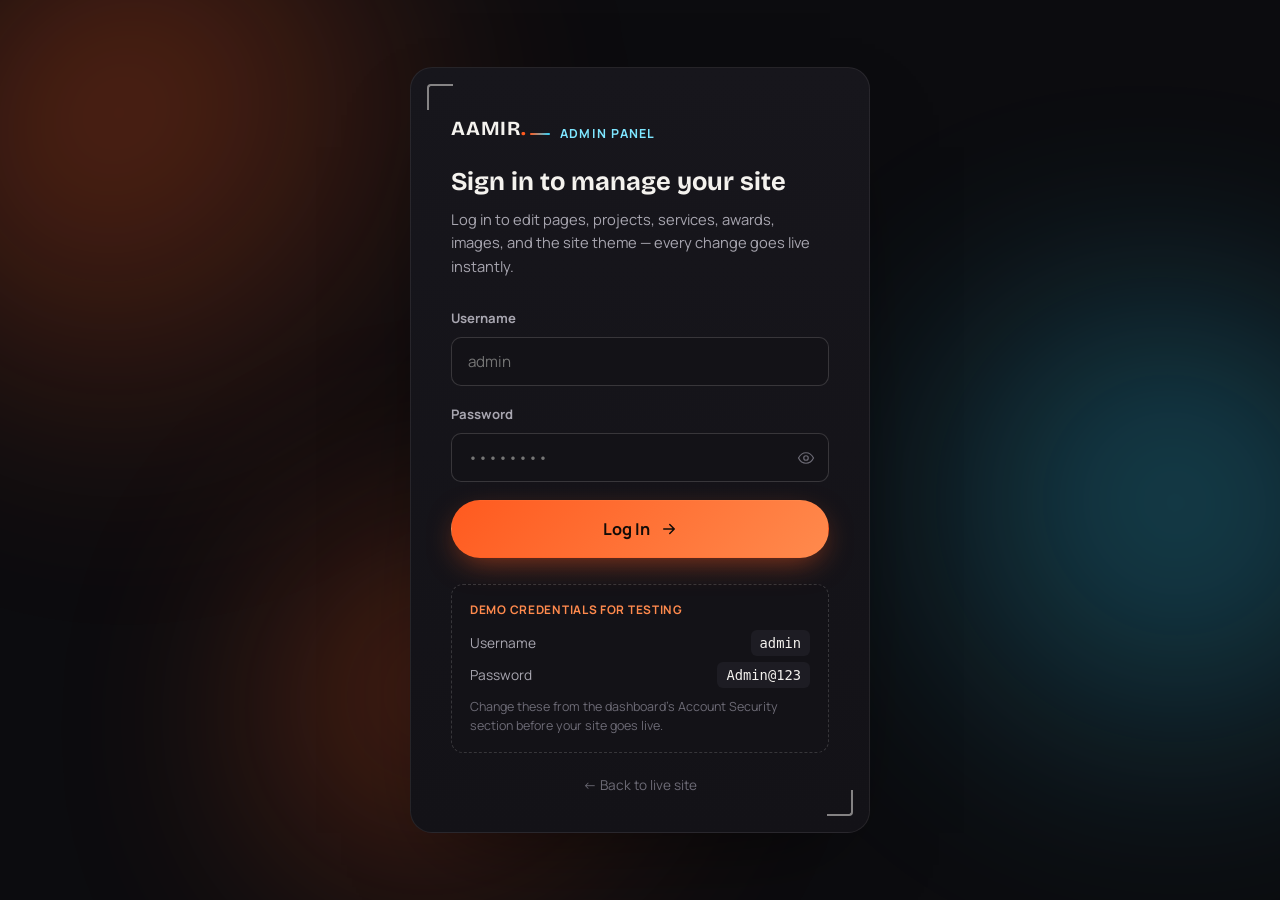
<file: admin/index.html>
<!DOCTYPE html>
<html lang="en" data-theme="charcoal-orange">
<head>
<meta charset="UTF-8">
<meta name="viewport" content="width=device-width, initial-scale=1.0">
<title>Admin Login — Aamir Siddique Portfolio</title>
<meta name="robots" content="noindex, nofollow">

<link rel="preconnect" href="https://fonts.googleapis.com">
<link rel="preconnect" href="https://fonts.gstatic.com" crossorigin>
<link href="https://fonts.googleapis.com/css2?family=Bricolage+Grotesque:opsz,wght@12..96,400;12..96,500;12..96,600;12..96,700;12..96,800&family=Manrope:wght@400;500;600;700;800&display=swap" rel="stylesheet">

<link rel="stylesheet" href="../css/style.css">
<link rel="stylesheet" href="../css/themes.css">
<link rel="stylesheet" href="css/admin.css">
<script src="../js/store.js"></script>
<script>AhmedStore.applyStoredTheme();</script>
</head>
<body class="admin-login-body">

<div class="ambient" aria-hidden="true">
  <span class="blob blob-orange blob-1"></span>
  <span class="blob blob-blue blob-2"></span>
  <span class="blob blob-orange blob-3"></span>
</div>

<div class="login-wrap">
  <div class="login-card">
    <div class="frame-corner tl mini" aria-hidden="true"></div>
    <div class="frame-corner br mini" aria-hidden="true"></div>

    <a href="../index.html" class="logo login-logo">AAMIR<span class="dot">.</span></a>
    <p class="login-eyebrow"><span class="eyebrow-mark"></span>Admin Panel</p>
    <h1>Sign in to manage your site</h1>
    <p class="login-sub">Log in to edit pages, projects, services, awards, images, and the site theme — every change goes live instantly.</p>

    <form id="loginForm" novalidate>
      <div class="form-group">
        <label for="username">Username</label>
        <input type="text" id="username" name="username" autocomplete="username" placeholder="admin" required>
      </div>
      <div class="form-group">
        <label for="password">Password</label>
        <div class="password-field">
          <input type="password" id="password" name="password" autocomplete="current-password" placeholder="••••••••" required>
          <button type="button" class="pw-toggle" id="pwToggle" aria-label="Show password">
            <svg viewBox="0 0 24 24" width="18" height="18" fill="none"><path d="M2 12s3.5-7 10-7 10 7 10 7-3.5 7-10 7-10-7-10-7z" stroke="currentColor" stroke-width="1.6"/><circle cx="12" cy="12" r="3" stroke="currentColor" stroke-width="1.6"/></svg>
          </button>
        </div>
      </div>

      <p class="login-error" id="loginError" role="alert"></p>

      <button type="submit" class="btn btn-primary btn-lg login-submit">
        Log In
        <svg viewBox="0 0 24 24" width="18" height="18" fill="none"><path d="M5 12h14M13 6l6 6-6 6" stroke="currentColor" stroke-width="2" stroke-linecap="round" stroke-linejoin="round"/></svg>
      </button>
    </form>

    <div class="login-demo-box" id="demoBox">
      <span class="login-demo-label">Demo credentials for testing</span>
      <div class="demo-row"><span>Username</span><code>admin</code></div>
      <div class="demo-row"><span>Password</span><code>Admin@123</code></div>
      <p class="login-demo-note">Change these from the dashboard's Account Security section before your site goes live.</p>
    </div>

    <a href="../index.html" class="back-to-site">← Back to live site</a>
  </div>
</div>

<script src="js/auth.js"></script>
</body>
</html>
</file>
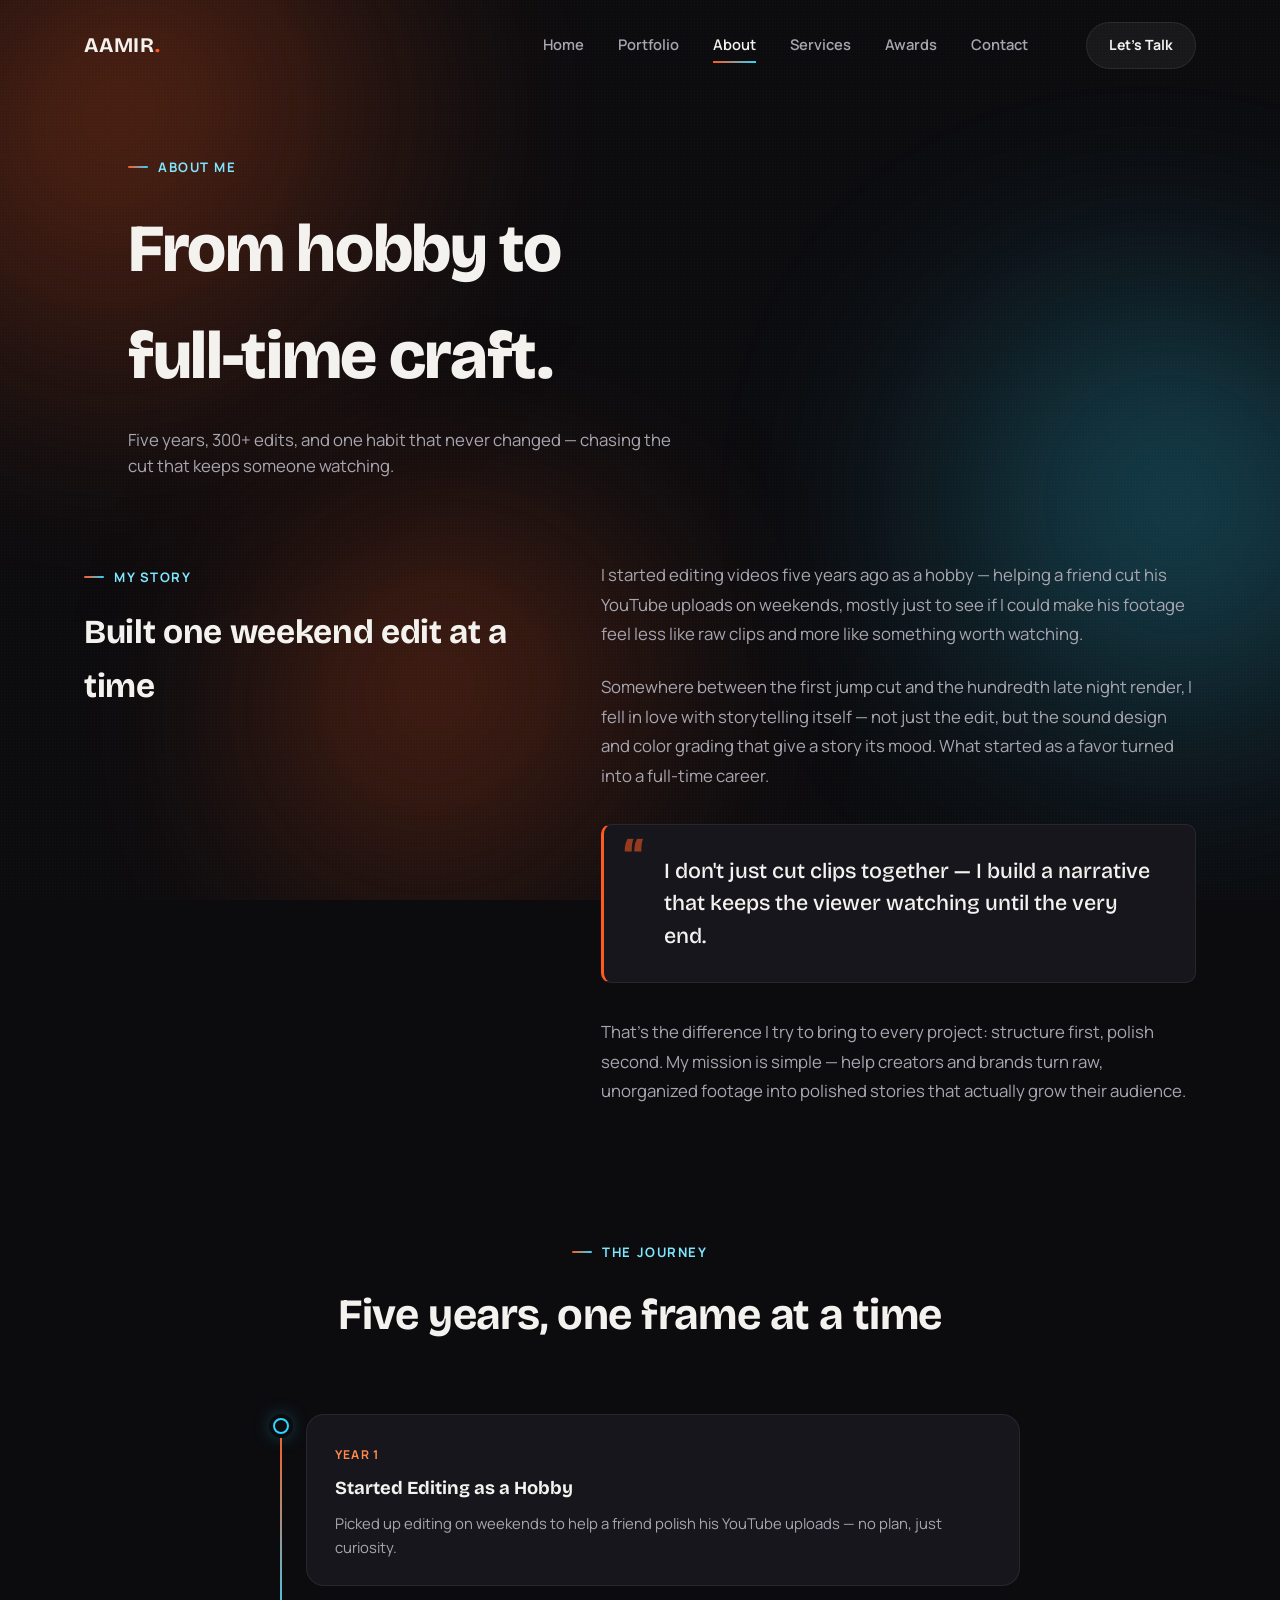
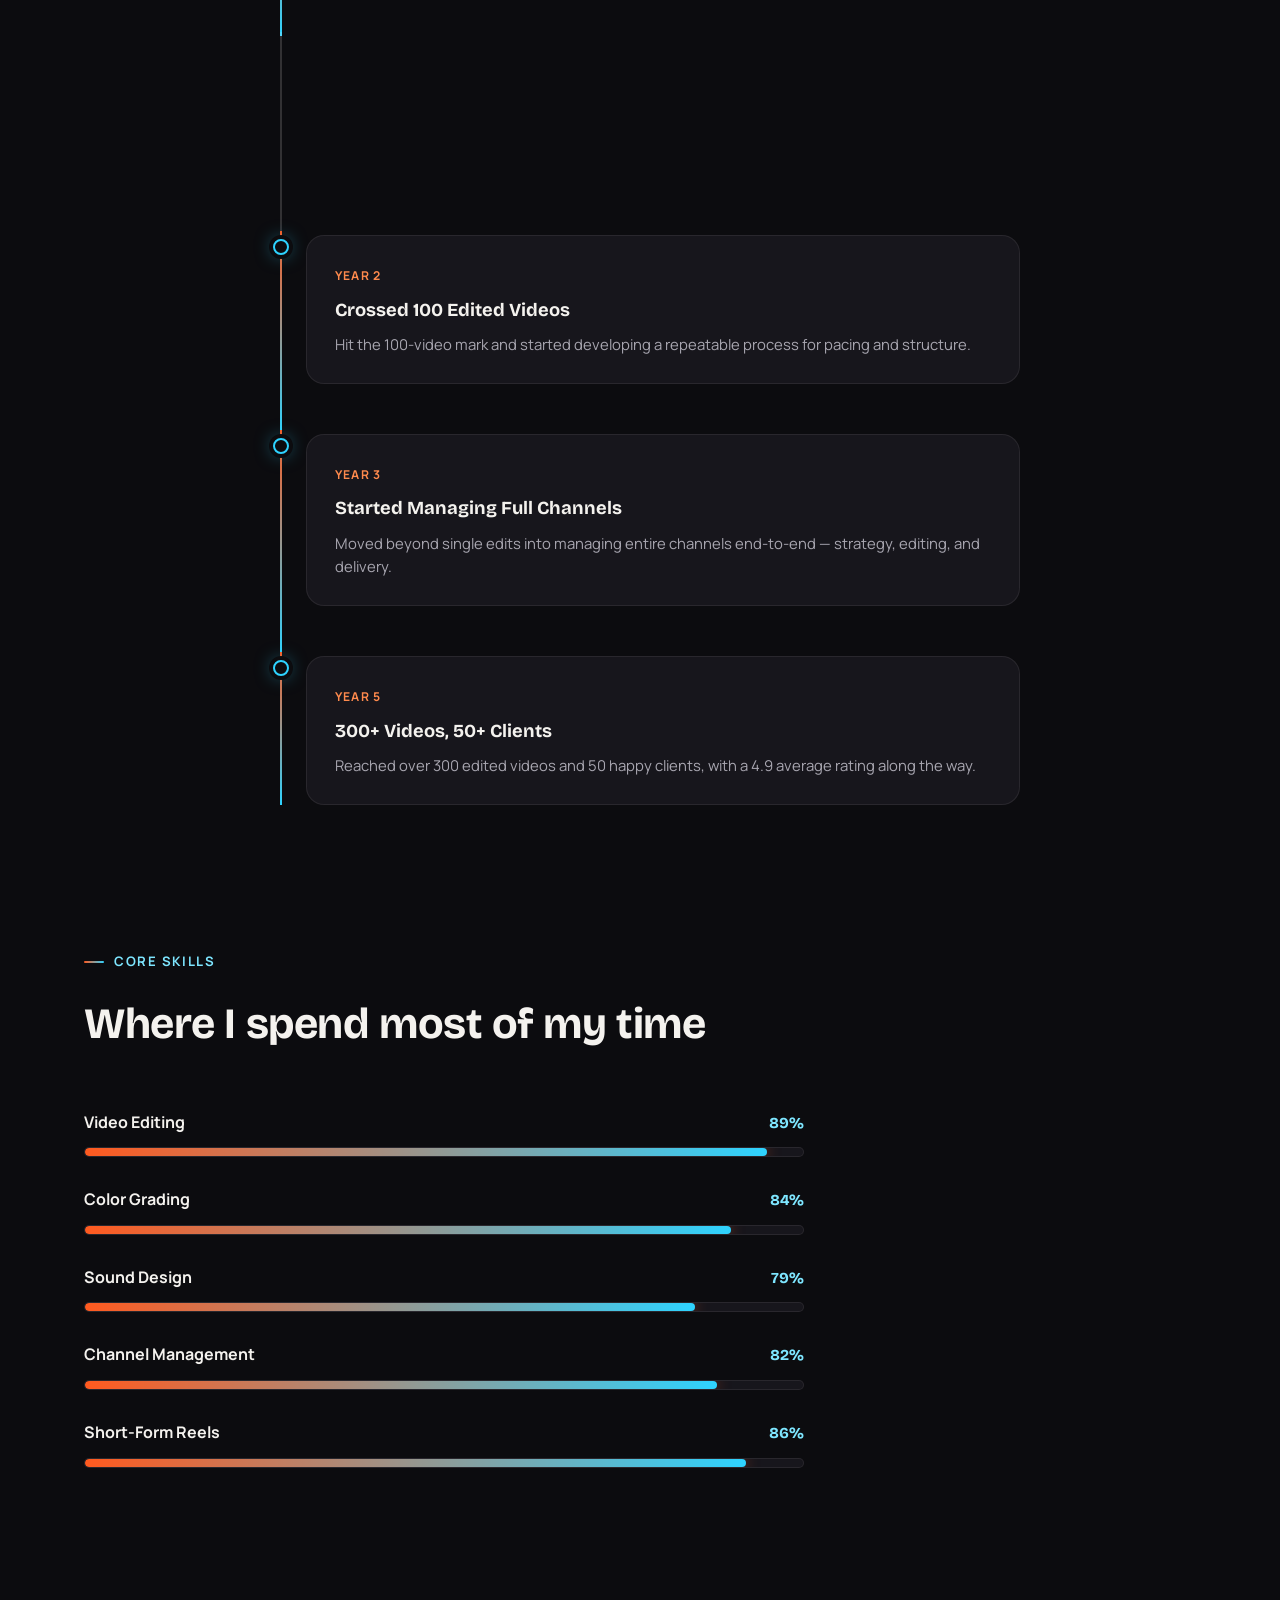
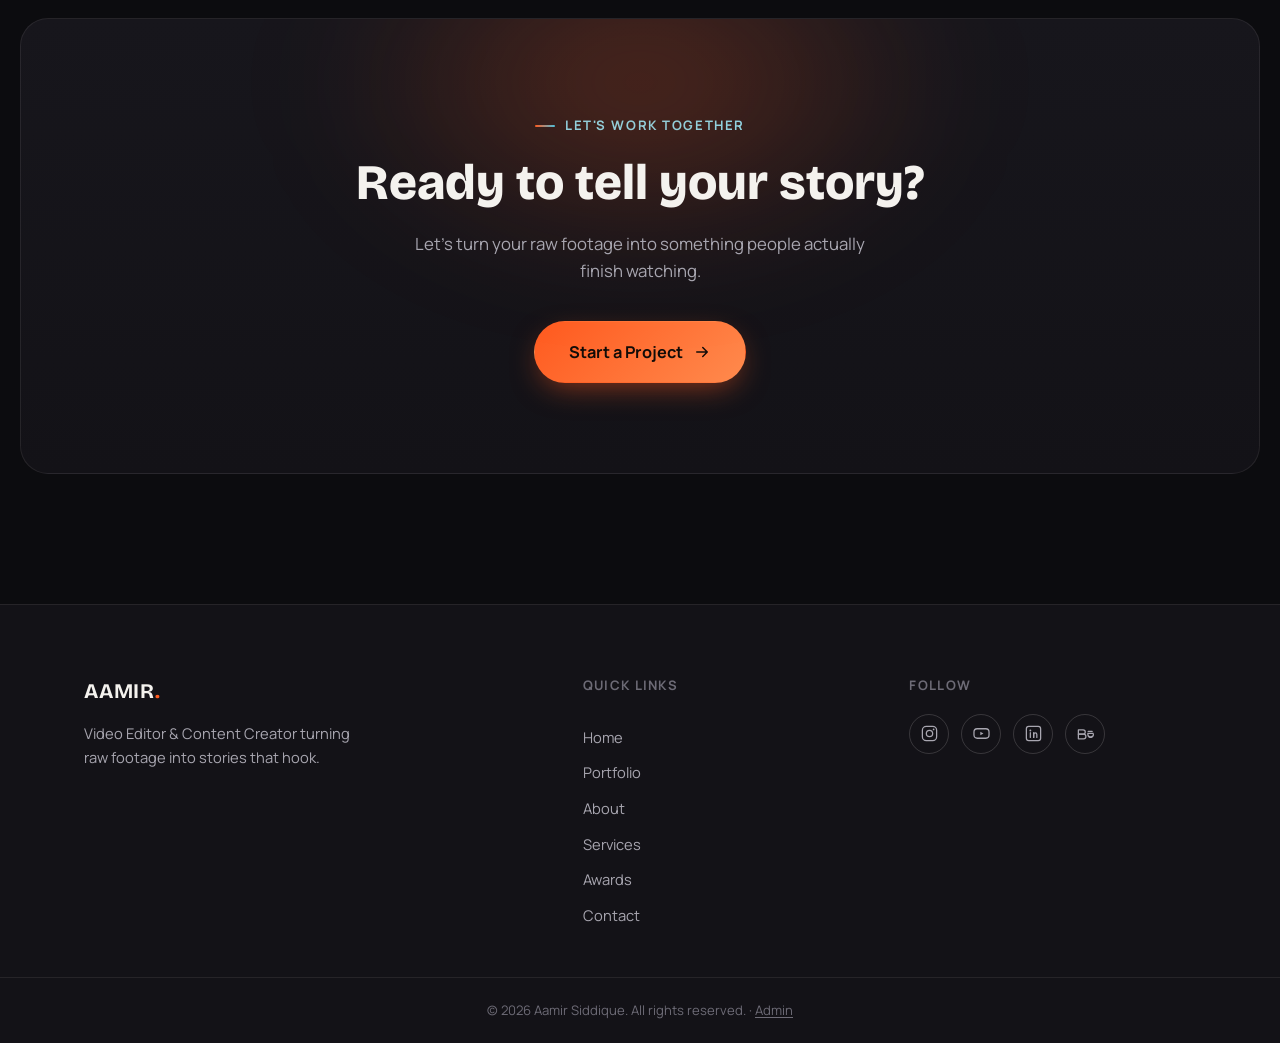
<file: about.html>
<!DOCTYPE html>
<html lang="en" data-theme="charcoal-orange">
<head>
<meta charset="UTF-8">
<meta name="viewport" content="width=device-width, initial-scale=1.0">
<title>About — Aamir Siddique | Video Editor &amp; Content Creator</title>
<meta name="description" content="From a weekend hobby to a full-time career — Aamir Siddique's story, journey, and core editing skills.">

<link rel="preconnect" href="https://fonts.googleapis.com">
<link rel="preconnect" href="https://fonts.gstatic.com" crossorigin>
<link href="https://fonts.googleapis.com/css2?family=Bricolage+Grotesque:opsz,wght@12..96,400;12..96,500;12..96,600;12..96,700;12..96,800&family=Manrope:wght@400;500;600;700;800&display=swap" rel="stylesheet">

<link rel="stylesheet" href="css/style.css">
<link rel="stylesheet" href="css/themes.css">
<script src="js/store.js"></script>
<script>AhmedStore.applyStoredTheme();</script>
</head>
<body>

<!-- Ambient background layer -->
<div class="ambient" aria-hidden="true">
  <span class="blob blob-orange blob-1"></span>
  <span class="blob blob-blue blob-2"></span>
  <span class="blob blob-orange blob-3"></span>
  <span class="grain"></span>
</div>

<!-- ============ NAV ============ -->
<header class="site-header" id="siteHeader">
  <div class="nav-wrap">
    <a href="index.html" class="logo">AAMIR<span class="dot">.</span></a>

    <nav class="nav-links" id="navLinks">
      <a href="index.html">Home</a>
      <a href="portfolio.html">Portfolio</a>
      <a href="about.html" class="active">About</a>
      <a href="services.html">Services</a>
      <a href="awards.html">Awards</a>
      <a href="contact.html">Contact</a>
    </nav>

    <a href="contact.html" class="btn btn-ghost nav-cta">Let's Talk</a>

    <button class="nav-toggle" id="navToggle" aria-label="Toggle menu" aria-expanded="false">
      <span></span><span></span><span></span>
    </button>
  </div>
</header>

<main>

  <!-- ============ PAGE HEADER ============ -->
  <section class="page-hero">
    <div class="section-inner">
      <p class="eyebrow reveal-item" style="--d:0s"><span class="eyebrow-mark"></span>About Me</p>
      <h1 class="page-title reveal-item" style="--d:.08s"><span data-bind="about.pageTitleLine1">From hobby to</span><br><span data-bind="about.pageTitleLine2">full-time craft.</span></h1>
      <p class="page-sub reveal-item" style="--d:.16s" data-bind="about.pageSub">
        Five years, 300+ edits, and one habit that never changed — chasing the cut that keeps someone watching.
      </p>
    </div>
  </section>

  <!-- ============ STORY ============ -->
  <section class="story reveal-section" id="story">
    <div class="section-inner story-grid">

      <div class="story-label">
        <p class="section-eyebrow"><span class="eyebrow-mark"></span>My Story</p>
        <h2 class="section-title" style="margin-bottom:0;" data-bind="about.storyHeading">Built one weekend edit at a time</h2>
      </div>

      <div class="story-copy">
        <p data-bind="about.storyParagraph1">I started editing videos five years ago as a hobby — helping a friend cut his YouTube uploads on weekends, mostly just to see if I could make his footage feel less like raw clips and more like something worth watching.</p>
        <p data-bind="about.storyParagraph2">Somewhere between the first jump cut and the hundredth late night render, I fell in love with storytelling itself — not just the edit, but the sound design and color grading that give a story its mood. What started as a favor turned into a full-time career.</p>

        <blockquote class="pull-quote">
          <span class="quote-glyph" aria-hidden="true">“</span>
          <span data-bind="about.missionQuote">I don't just cut clips together — I build a narrative that keeps the viewer watching until the very end.</span>
        </blockquote>

        <p data-bind="about.storyParagraph3">That's the difference I try to bring to every project: structure first, polish second. My mission is simple — help creators and brands turn raw, unorganized footage into polished stories that actually grow their audience.</p>
      </div>

    </div>
  </section>

  <!-- ============ TIMELINE ============ -->
  <section class="timeline-section reveal-section" id="journey">
    <div class="section-inner">
      <p class="section-eyebrow center"><span class="eyebrow-mark"></span>The Journey</p>
      <h2 class="section-title center">Five years, one frame at a time</h2>

      <div class="timeline" id="timeline">

        <div class="timeline-item">
          <div class="timeline-connector" aria-hidden="true"></div>
          <div class="timeline-dot" aria-hidden="true"></div>
          <div class="timeline-card">
            <span class="timeline-year">Year 1</span>
            <h3>Started Editing as a Hobby</h3>
            <p>Picked up editing on weekends to help a friend polish his YouTube uploads — no plan, just curiosity.</p>
          </div>
        </div>

        <div class="timeline-item">
          <div class="timeline-connector" aria-hidden="true"></div>
          <div class="timeline-dot" aria-hidden="true"></div>
          <div class="timeline-card">
            <span class="timeline-year">Year 1</span>
            <h3>First Paid Client</h3>
            <p>Took on a first paying project and realized editing could be more than a weekend habit.</p>
          </div>
        </div>

        <div class="timeline-item">
          <div class="timeline-connector" aria-hidden="true"></div>
          <div class="timeline-dot" aria-hidden="true"></div>
          <div class="timeline-card">
            <span class="timeline-year">Year 2</span>
            <h3>Crossed 100 Edited Videos</h3>
            <p>Hit the 100-video mark and started developing a repeatable process for pacing and structure.</p>
          </div>
        </div>

        <div class="timeline-item">
          <div class="timeline-connector" aria-hidden="true"></div>
          <div class="timeline-dot" aria-hidden="true"></div>
          <div class="timeline-card">
            <span class="timeline-year">Year 3</span>
            <h3>Started Managing Full Channels</h3>
            <p>Moved beyond single edits into managing entire channels end-to-end — strategy, editing, and delivery.</p>
          </div>
        </div>

        <div class="timeline-item">
          <div class="timeline-connector" aria-hidden="true"></div>
          <div class="timeline-dot" aria-hidden="true"></div>
          <div class="timeline-card">
            <span class="timeline-year">Year 5</span>
            <h3>300+ Videos, 50+ Clients</h3>
            <p>Reached over 300 edited videos and 50 happy clients, with a 4.9 average rating along the way.</p>
          </div>
        </div>

      </div>
    </div>
  </section>

  <!-- ============ SKILLS ============ -->
  <section class="skills-section reveal-section" id="skills">
    <div class="section-inner">
      <p class="section-eyebrow"><span class="eyebrow-mark"></span>Core Skills</p>
      <h2 class="section-title">Where I spend most of my time</h2>

      <div class="skills-list">

        <div class="skill-row">
          <div class="skill-head">
            <span class="skill-name">Video Editing</span>
            <span class="skill-percent" data-target="95">0%</span>
          </div>
          <div class="skill-track"><div class="skill-fill" data-fill="95"></div></div>
        </div>

        <div class="skill-row">
          <div class="skill-head">
            <span class="skill-name">Color Grading</span>
            <span class="skill-percent" data-target="90">0%</span>
          </div>
          <div class="skill-track"><div class="skill-fill" data-fill="90"></div></div>
        </div>

        <div class="skill-row">
          <div class="skill-head">
            <span class="skill-name">Sound Design</span>
            <span class="skill-percent" data-target="85">0%</span>
          </div>
          <div class="skill-track"><div class="skill-fill" data-fill="85"></div></div>
        </div>

        <div class="skill-row">
          <div class="skill-head">
            <span class="skill-name">Channel Management</span>
            <span class="skill-percent" data-target="88">0%</span>
          </div>
          <div class="skill-track"><div class="skill-fill" data-fill="88"></div></div>
        </div>

        <div class="skill-row">
          <div class="skill-head">
            <span class="skill-name">Short-Form Reels</span>
            <span class="skill-percent" data-target="92">0%</span>
          </div>
          <div class="skill-track"><div class="skill-fill" data-fill="92"></div></div>
        </div>

      </div>
    </div>
  </section>

  <!-- ============ CLOSING CTA ============ -->
  <section class="closing-cta reveal-section">
    <div class="section-inner cta-inner">
      <div class="cta-glow" aria-hidden="true"></div>
      <p class="section-eyebrow center"><span class="eyebrow-mark"></span>Let's Work Together</p>
      <h2 class="cta-title">Ready to tell your story?</h2>
      <p class="cta-sub">Let's turn your raw footage into something people actually finish watching.</p>
      <a href="contact.html" class="btn btn-primary btn-lg">
        Start a Project
        <svg viewBox="0 0 24 24" width="18" height="18" fill="none"><path d="M5 12h14M13 6l6 6-6 6" stroke="currentColor" stroke-width="2" stroke-linecap="round" stroke-linejoin="round"/></svg>
      </a>
    </div>
  </section>

</main>

<!-- ============ FOOTER ============ -->
<footer class="site-footer">
  <div class="section-inner footer-inner">

    <div class="footer-brand">
      <a href="index.html" class="logo">AAMIR<span class="dot">.</span></a>
      <p>Video Editor &amp; Content Creator turning raw footage into stories that hook.</p>
    </div>

    <div class="footer-links">
      <h4>Quick Links</h4>
      <a href="index.html">Home</a>
      <a href="portfolio.html">Portfolio</a>
      <a href="about.html">About</a>
      <a href="services.html">Services</a>
      <a href="awards.html">Awards</a>
      <a href="contact.html">Contact</a>
    </div>

    <div class="footer-social">
      <h4>Follow</h4>
      <div class="social-icons">
        <a href="#" aria-label="Instagram" data-bind-href="site.instagram" target="_blank" rel="noopener"><svg viewBox="0 0 24 24" width="19" height="19" fill="none"><rect x="3" y="3" width="18" height="18" rx="5" stroke="currentColor" stroke-width="1.6"/><circle cx="12" cy="12" r="4" stroke="currentColor" stroke-width="1.6"/><circle cx="17.2" cy="6.8" r="1.1" fill="currentColor"/></svg></a>
        <a href="#" aria-label="YouTube" data-bind-href="site.youtube" target="_blank" rel="noopener"><svg viewBox="0 0 24 24" width="19" height="19" fill="none"><rect x="2.5" y="6" width="19" height="12" rx="4" stroke="currentColor" stroke-width="1.6"/><path d="M10.5 9.8v4.4l4-2.2-4-2.2z" fill="currentColor"/></svg></a>
        <a href="#" aria-label="LinkedIn"><svg viewBox="0 0 24 24" width="19" height="19" fill="none"><rect x="3" y="3" width="18" height="18" rx="3" stroke="currentColor" stroke-width="1.6"/><circle cx="8" cy="8.2" r="1.2" fill="currentColor"/><path d="M8 11v6" stroke="currentColor" stroke-width="1.6" stroke-linecap="round"/><path d="M12.2 17v-3.6c0-1.4 1-2.2 2.2-2.2 1.1 0 1.8.8 1.8 2.2V17" stroke="currentColor" stroke-width="1.6" stroke-linecap="round"/><path d="M12.2 11v6" stroke="currentColor" stroke-width="1.6" stroke-linecap="round"/></svg></a>
        <a href="#" aria-label="Behance"><svg viewBox="0 0 24 24" width="19" height="19" fill="none"><path d="M3 7.5h6a2.7 2.7 0 010 5.4H3z" stroke="currentColor" stroke-width="1.6" stroke-linejoin="round"/><path d="M3 12.9h6.6a2.9 2.9 0 010 5.8H3z" stroke="currentColor" stroke-width="1.6" stroke-linejoin="round"/><path d="M15 13.6a3.5 3.5 0 106.6-1.7H15a3.5 3.5 0 003.6 4.3 3.4 3.4 0 002.6-1.2" stroke="currentColor" stroke-width="1.6"/><path d="M15.4 9.4h5" stroke="currentColor" stroke-width="1.6" stroke-linecap="round"/></svg></a>
      </div>
    </div>

  </div>
  <div class="footer-bottom">
    <p>© 2026 Aamir Siddique. All rights reserved. · <a href="admin/index.html" class="admin-footer-link">Admin</a></p>
  </div>
</footer>

<script src="js/icons.js"></script>
<script src="js/render.js"></script>
<script>
  document.addEventListener('DOMContentLoaded', function () {
    AhmedRender.renderAboutPage(AhmedStore.getContent());
  });
</script>
<script src="js/main.js"></script>
<script src="js/about.js"></script>
</body>
</html>
</file>
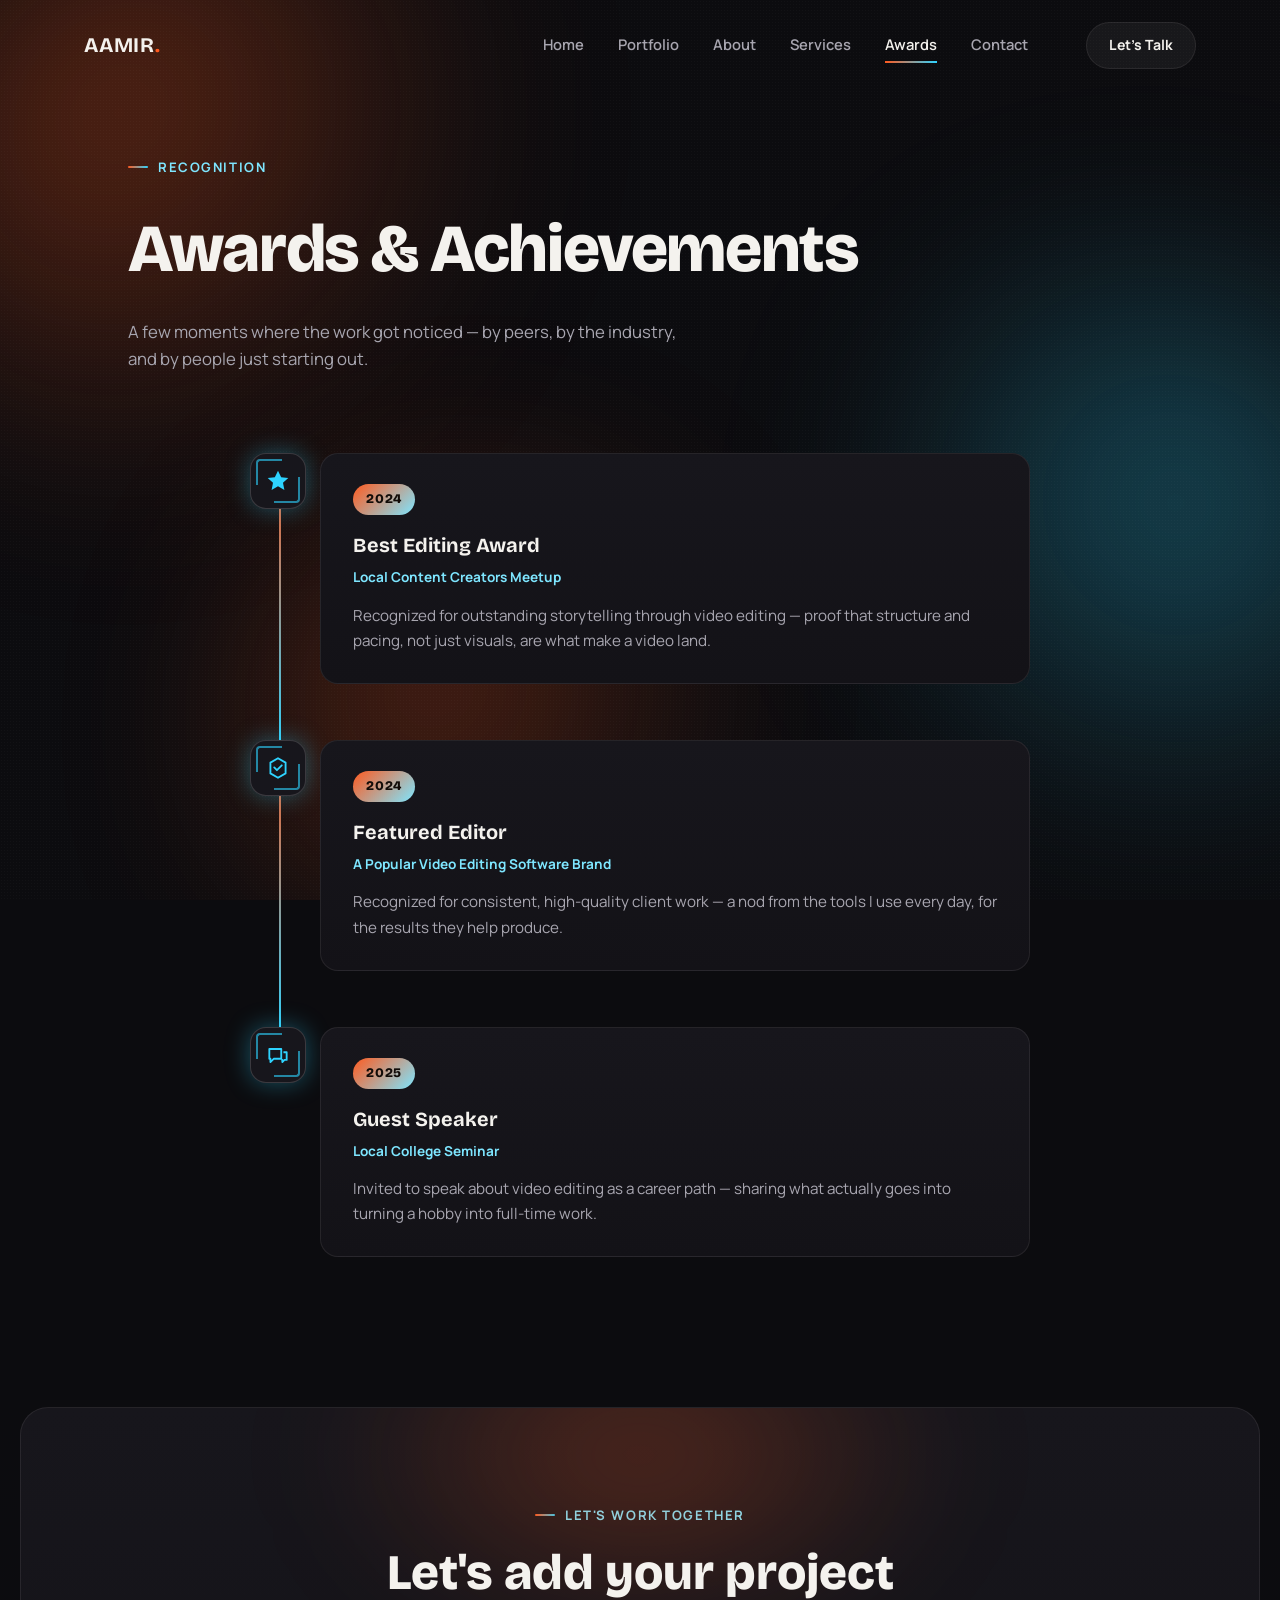
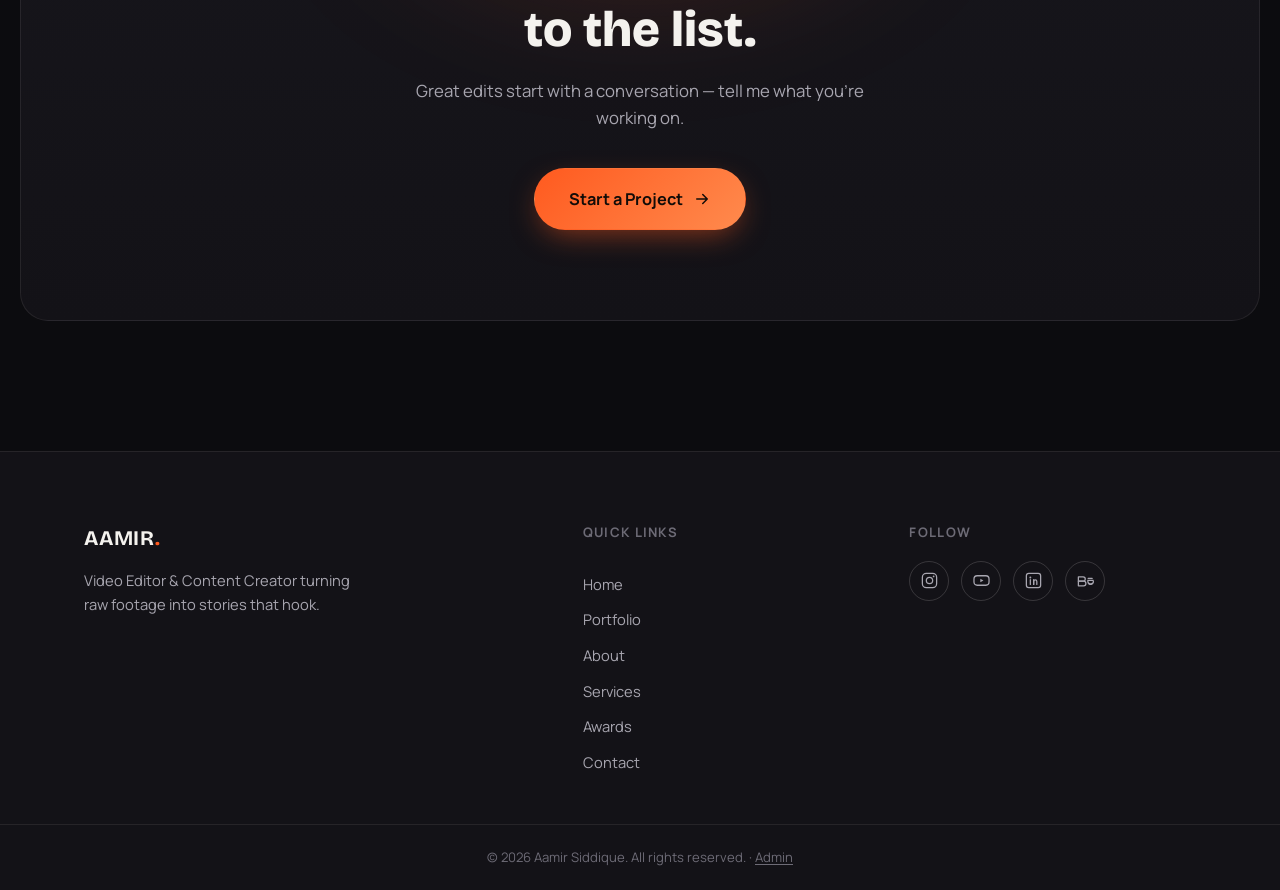
<file: awards.html>
<!DOCTYPE html>
<html lang="en" data-theme="charcoal-orange">
<head>
<meta charset="UTF-8">
<meta name="viewport" content="width=device-width, initial-scale=1.0">
<title>Awards &amp; Achievements — Aamir Siddique | Video Editor &amp; Content Creator</title>
<meta name="description" content="Awards, recognition, and speaking appearances earned by Aamir Siddique across 5 years of professional video editing.">

<link rel="preconnect" href="https://fonts.googleapis.com">
<link rel="preconnect" href="https://fonts.gstatic.com" crossorigin>
<link href="https://fonts.googleapis.com/css2?family=Bricolage+Grotesque:opsz,wght@12..96,400;12..96,500;12..96,600;12..96,700;12..96,800&family=Manrope:wght@400;500;600;700;800&display=swap" rel="stylesheet">

<link rel="stylesheet" href="css/style.css">
<link rel="stylesheet" href="css/themes.css">
<script src="js/store.js"></script>
<script>AhmedStore.applyStoredTheme();</script>
</head>
<body>

<!-- Ambient background layer -->
<div class="ambient" aria-hidden="true">
  <span class="blob blob-orange blob-1"></span>
  <span class="blob blob-blue blob-2"></span>
  <span class="blob blob-orange blob-3"></span>
  <span class="grain"></span>
</div>

<!-- ============ NAV ============ -->
<header class="site-header" id="siteHeader">
  <div class="nav-wrap">
    <a href="index.html" class="logo">AAMIR<span class="dot">.</span></a>

    <nav class="nav-links" id="navLinks">
      <a href="index.html">Home</a>
      <a href="portfolio.html">Portfolio</a>
      <a href="about.html">About</a>
      <a href="services.html">Services</a>
      <a href="awards.html" class="active">Awards</a>
      <a href="contact.html">Contact</a>
    </nav>

    <a href="contact.html" class="btn btn-ghost nav-cta">Let's Talk</a>

    <button class="nav-toggle" id="navToggle" aria-label="Toggle menu" aria-expanded="false">
      <span></span><span></span><span></span>
    </button>
  </div>
</header>

<main>

  <!-- ============ PAGE HEADER ============ -->
  <section class="page-hero">
    <div class="section-inner">
      <p class="eyebrow reveal-item" style="--d:0s"><span class="eyebrow-mark"></span>Recognition</p>
      <h1 class="page-title reveal-item" style="--d:.08s" data-bind="awardsPage.pageTitle">Awards &amp; Achievements</h1>
      <p class="page-sub reveal-item" style="--d:.16s" data-bind="awardsPage.pageSub">
        A few moments where the work got noticed — by peers, by the industry, and by people just starting out.
      </p>
    </div>
  </section>

  <!-- ============ AWARDS TIMELINE ============ -->
  <section class="awards-section reveal-section" id="awards">
    <div class="section-inner">

      <div class="awards-timeline" id="awardsTimeline">
        <!-- populated by js/render.js from the Awards content -->

      </div>
    </div>
  </section>

  <!-- ============ CLOSING CTA ============ -->
  <section class="closing-cta reveal-section">
    <div class="section-inner cta-inner">
      <div class="cta-glow" aria-hidden="true"></div>
      <p class="section-eyebrow center"><span class="eyebrow-mark"></span>Let's Work Together</p>
      <h2 class="cta-title">Let's add your project<br>to the list.</h2>
      <p class="cta-sub">Great edits start with a conversation — tell me what you're working on.</p>
      <a href="contact.html" class="btn btn-primary btn-lg">
        Start a Project
        <svg viewBox="0 0 24 24" width="18" height="18" fill="none"><path d="M5 12h14M13 6l6 6-6 6" stroke="currentColor" stroke-width="2" stroke-linecap="round" stroke-linejoin="round"/></svg>
      </a>
    </div>
  </section>

</main>

<!-- ============ FOOTER ============ -->
<footer class="site-footer">
  <div class="section-inner footer-inner">

    <div class="footer-brand">
      <a href="index.html" class="logo">AAMIR<span class="dot">.</span></a>
      <p>Video Editor &amp; Content Creator turning raw footage into stories that hook.</p>
    </div>

    <div class="footer-links">
      <h4>Quick Links</h4>
      <a href="index.html">Home</a>
      <a href="portfolio.html">Portfolio</a>
      <a href="about.html">About</a>
      <a href="services.html">Services</a>
      <a href="awards.html">Awards</a>
      <a href="contact.html">Contact</a>
    </div>

    <div class="footer-social">
      <h4>Follow</h4>
      <div class="social-icons">
        <a href="#" aria-label="Instagram" data-bind-href="site.instagram" target="_blank" rel="noopener"><svg viewBox="0 0 24 24" width="19" height="19" fill="none"><rect x="3" y="3" width="18" height="18" rx="5" stroke="currentColor" stroke-width="1.6"/><circle cx="12" cy="12" r="4" stroke="currentColor" stroke-width="1.6"/><circle cx="17.2" cy="6.8" r="1.1" fill="currentColor"/></svg></a>
        <a href="#" aria-label="YouTube" data-bind-href="site.youtube" target="_blank" rel="noopener"><svg viewBox="0 0 24 24" width="19" height="19" fill="none"><rect x="2.5" y="6" width="19" height="12" rx="4" stroke="currentColor" stroke-width="1.6"/><path d="M10.5 9.8v4.4l4-2.2-4-2.2z" fill="currentColor"/></svg></a>
        <a href="#" aria-label="LinkedIn"><svg viewBox="0 0 24 24" width="19" height="19" fill="none"><rect x="3" y="3" width="18" height="18" rx="3" stroke="currentColor" stroke-width="1.6"/><circle cx="8" cy="8.2" r="1.2" fill="currentColor"/><path d="M8 11v6" stroke="currentColor" stroke-width="1.6" stroke-linecap="round"/><path d="M12.2 17v-3.6c0-1.4 1-2.2 2.2-2.2 1.1 0 1.8.8 1.8 2.2V17" stroke="currentColor" stroke-width="1.6" stroke-linecap="round"/><path d="M12.2 11v6" stroke="currentColor" stroke-width="1.6" stroke-linecap="round"/></svg></a>
        <a href="#" aria-label="Behance"><svg viewBox="0 0 24 24" width="19" height="19" fill="none"><path d="M3 7.5h6a2.7 2.7 0 010 5.4H3z" stroke="currentColor" stroke-width="1.6" stroke-linejoin="round"/><path d="M3 12.9h6.6a2.9 2.9 0 010 5.8H3z" stroke="currentColor" stroke-width="1.6" stroke-linejoin="round"/><path d="M15 13.6a3.5 3.5 0 106.6-1.7H15a3.5 3.5 0 003.6 4.3 3.4 3.4 0 002.6-1.2" stroke="currentColor" stroke-width="1.6"/><path d="M15.4 9.4h5" stroke="currentColor" stroke-width="1.6" stroke-linecap="round"/></svg></a>
      </div>
    </div>

  </div>
  <div class="footer-bottom">
    <p>© 2026 Aamir Siddique. All rights reserved. · <a href="admin/index.html" class="admin-footer-link">Admin</a></p>
  </div>
</footer>

<script src="js/icons.js"></script>
<script src="js/render.js"></script>
<script>
  document.addEventListener('DOMContentLoaded', function () {
    AhmedRender.renderAwardsPage(AhmedStore.getContent());
  });
</script>
<script src="js/main.js"></script>
<script src="js/awards.js"></script>
</body>
</html>
</file>
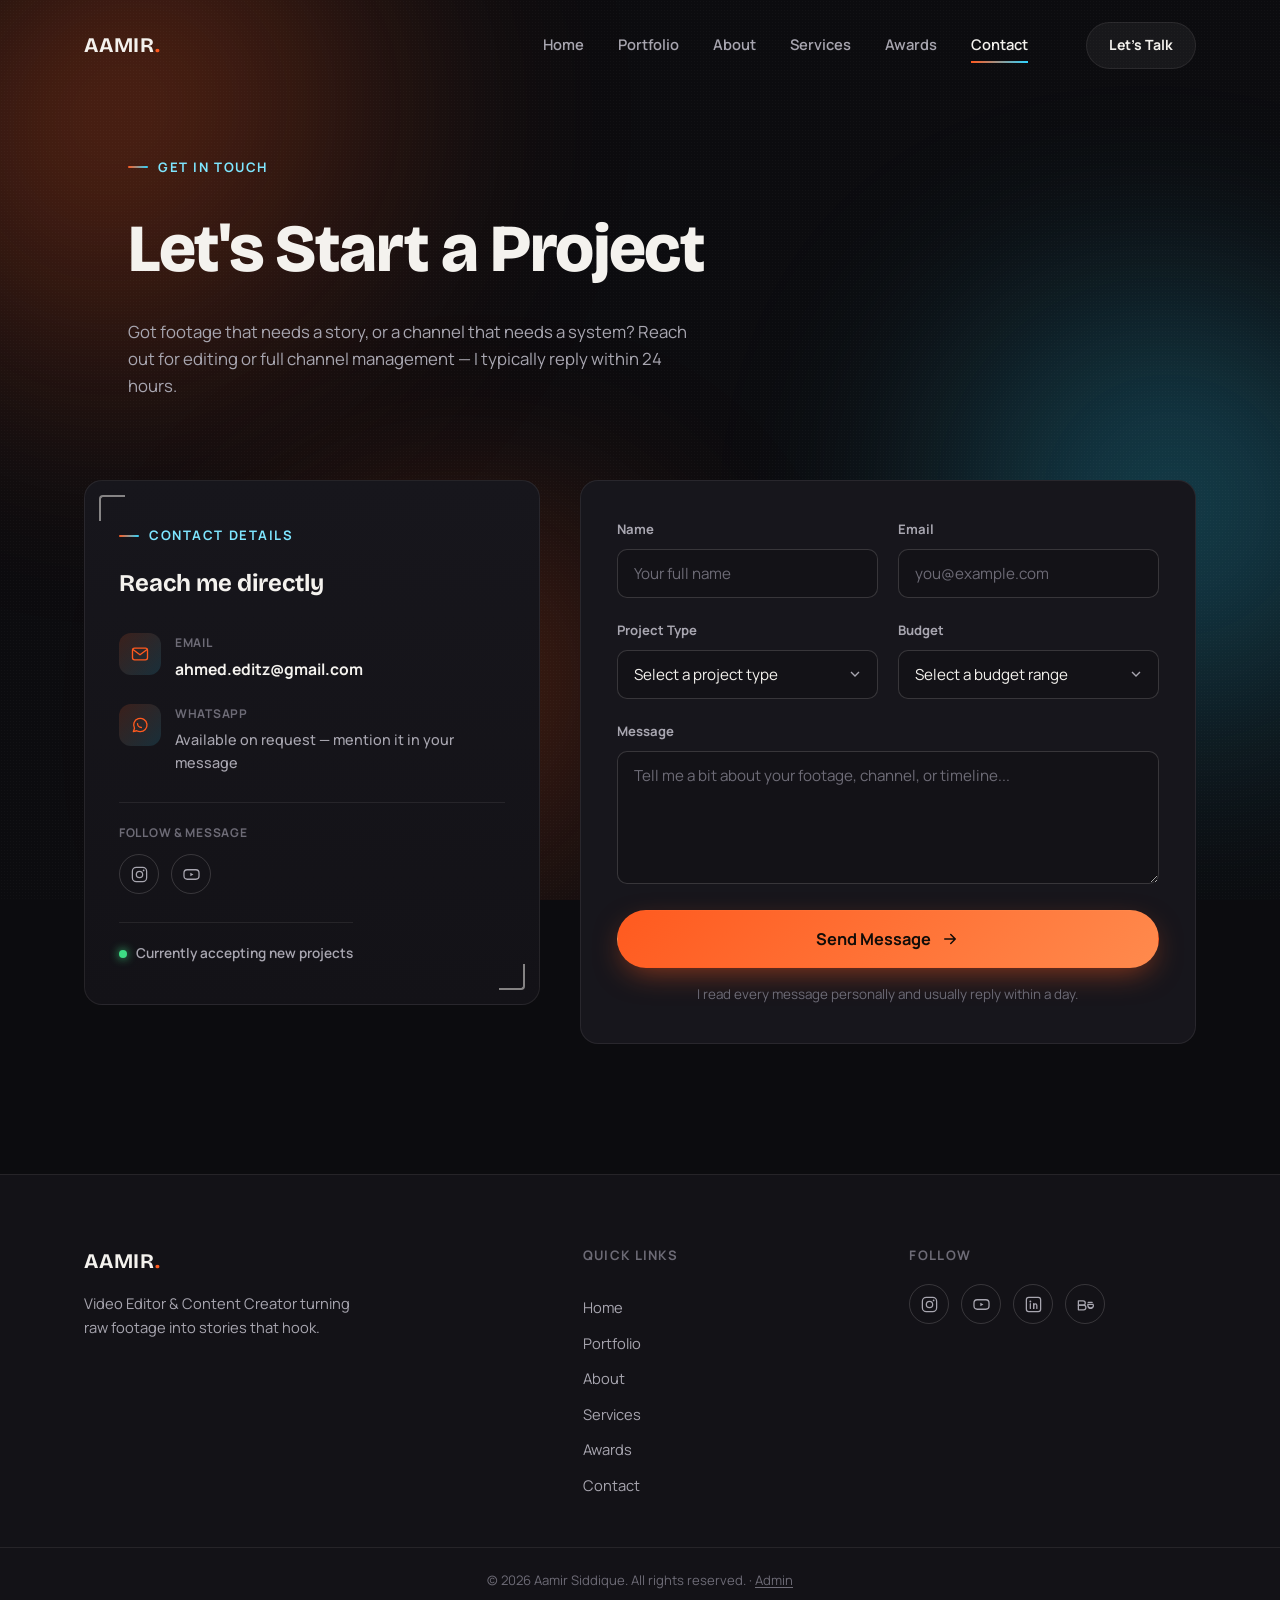
<file: contact.html>
<!DOCTYPE html>
<html lang="en" data-theme="charcoal-orange">
<head>
<meta charset="UTF-8">
<meta name="viewport" content="width=device-width, initial-scale=1.0">
<title>Contact — Aamir Siddique | Video Editor &amp; Content Creator</title>
<meta name="description" content="Get in touch with Aamir Siddique for YouTube editing, short-form reels, color grading, sound design, or full channel management.">

<link rel="preconnect" href="https://fonts.googleapis.com">
<link rel="preconnect" href="https://fonts.gstatic.com" crossorigin>
<link href="https://fonts.googleapis.com/css2?family=Bricolage+Grotesque:opsz,wght@12..96,400;12..96,500;12..96,600;12..96,700;12..96,800&family=Manrope:wght@400;500;600;700;800&display=swap" rel="stylesheet">

<link rel="stylesheet" href="css/style.css">
<link rel="stylesheet" href="css/themes.css">
<script src="js/store.js"></script>
<script>AhmedStore.applyStoredTheme();</script>
</head>
<body>

<!-- Ambient background layer -->
<div class="ambient" aria-hidden="true">
  <span class="blob blob-orange blob-1"></span>
  <span class="blob blob-blue blob-2"></span>
  <span class="blob blob-orange blob-3"></span>
  <span class="grain"></span>
</div>

<!-- ============ NAV ============ -->
<header class="site-header" id="siteHeader">
  <div class="nav-wrap">
    <a href="index.html" class="logo">AAMIR<span class="dot">.</span></a>

    <nav class="nav-links" id="navLinks">
      <a href="index.html">Home</a>
      <a href="portfolio.html">Portfolio</a>
      <a href="about.html">About</a>
      <a href="services.html">Services</a>
      <a href="awards.html">Awards</a>
      <a href="contact.html" class="active">Contact</a>
    </nav>

    <a href="contact.html" class="btn btn-ghost nav-cta">Let's Talk</a>

    <button class="nav-toggle" id="navToggle" aria-label="Toggle menu" aria-expanded="false">
      <span></span><span></span><span></span>
    </button>
  </div>
</header>

<main>

  <!-- ============ PAGE HEADER ============ -->
  <section class="page-hero">
    <div class="section-inner">
      <p class="eyebrow reveal-item" style="--d:0s"><span class="eyebrow-mark"></span>Get In Touch</p>
      <h1 class="page-title reveal-item" style="--d:.08s" data-bind="contactPage.pageTitle">Let's Start a Project</h1>
      <p class="page-sub reveal-item" style="--d:.16s" data-bind="contactPage.pageSub">
        Got footage that needs a story, or a channel that needs a system? Reach out for editing or full channel management — I typically reply within 24 hours.
      </p>
    </div>
  </section>

  <!-- ============ CONTACT ============ -->
  <section class="contact-section reveal-section" id="contact">
    <div class="section-inner contact-grid">

      <!-- Contact info panel -->
      <div class="contact-info">
        <div class="frame-corner tl mini" aria-hidden="true"></div>
        <div class="frame-corner br mini" aria-hidden="true"></div>

        <p class="section-eyebrow"><span class="eyebrow-mark"></span>Contact Details</p>
        <h2>Reach me directly</h2>

        <div class="info-item">
          <span class="info-icon">
            <svg viewBox="0 0 24 24" width="20" height="20" fill="none"><rect x="3" y="5" width="18" height="14" rx="2.5" stroke="currentColor" stroke-width="1.6"/><path d="M3.5 6.5l8.5 6.5 8.5-6.5" stroke="currentColor" stroke-width="1.6" stroke-linecap="round" stroke-linejoin="round"/></svg>
          </span>
          <div>
            <span class="info-label">Email</span>
            <a href="mailto:ahmed.editz@gmail.com" class="info-value" data-bind-mailto="site.email">ahmed.editz@gmail.com</a>
          </div>
        </div>

        <div class="info-item">
          <span class="info-icon">
            <svg viewBox="0 0 24 24" width="20" height="20" fill="none"><path d="M4 20l1.4-4.1A8 8 0 1112 20a7.9 7.9 0 01-4-1.1L4 20z" stroke="currentColor" stroke-width="1.6" stroke-linejoin="round"/><path d="M9 10.3c0 2.6 2.1 4.7 4.7 4.7" stroke="currentColor" stroke-width="1.6" stroke-linecap="round"/></svg>
          </span>
          <div>
            <span class="info-label">WhatsApp</span>
            <span class="info-value muted" data-bind="site.whatsapp">Available on request — mention it in your message</span>
          </div>
        </div>

        <div class="info-divider"></div>

        <span class="info-label">Follow &amp; Message</span>
        <div class="social-icons contact-socials">
          <a href="#" aria-label="Instagram" data-bind-href="site.instagram" target="_blank" rel="noopener"><svg viewBox="0 0 24 24" width="19" height="19" fill="none"><rect x="3" y="3" width="18" height="18" rx="5" stroke="currentColor" stroke-width="1.6"/><circle cx="12" cy="12" r="4" stroke="currentColor" stroke-width="1.6"/><circle cx="17.2" cy="6.8" r="1.1" fill="currentColor"/></svg></a>
          <a href="#" aria-label="YouTube" data-bind-href="site.youtube" target="_blank" rel="noopener"><svg viewBox="0 0 24 24" width="19" height="19" fill="none"><rect x="2.5" y="6" width="19" height="12" rx="4" stroke="currentColor" stroke-width="1.6"/><path d="M10.5 9.8v4.4l4-2.2-4-2.2z" fill="currentColor"/></svg></a>
        </div>

        <div class="availability">
          <span class="availability-dot" aria-hidden="true"></span>
          Currently accepting new projects
        </div>
      </div>

      <!-- Contact form -->
      <form class="contact-form" id="contactForm" novalidate>

        <div class="form-row">
          <div class="form-group">
            <label for="name">Name</label>
            <input type="text" id="name" name="name" placeholder="Your full name" required>
          </div>
          <div class="form-group">
            <label for="email">Email</label>
            <input type="email" id="email" name="email" placeholder="you@example.com" required>
          </div>
        </div>

        <div class="form-row">
          <div class="form-group">
            <label for="projectType">Project Type</label>
            <select id="projectType" name="projectType" required>
              <option value="" disabled selected>Select a project type</option>
              <option value="youtube">YouTube Video Editing</option>
              <option value="shortform">Short-Form Reels Editing</option>
              <option value="colorsound">Color Grading &amp; Sound Design</option>
              <option value="channel">Full Channel Management</option>
              <option value="other">Something Else</option>
            </select>
          </div>
          <div class="form-group">
            <label for="budget">Budget</label>
            <select id="budget" name="budget" required>
              <option value="" disabled selected>Select a budget range</option>
              <option value="under-150">Under $150</option>
              <option value="150-500">$150 – $500</option>
              <option value="500-1000">$500 – $1,000</option>
              <option value="1000-plus">$1,000+ / monthly</option>
            </select>
          </div>
        </div>

        <div class="form-group form-group-full">
          <label for="message">Message</label>
          <textarea id="message" name="message" rows="5" placeholder="Tell me a bit about your footage, channel, or timeline..." required></textarea>
        </div>

        <button type="button" class="btn btn-primary btn-lg form-submit" id="contactSubmitBtn">
          Send Message
          <svg viewBox="0 0 24 24" width="18" height="18" fill="none"><path d="M5 12h14M13 6l6 6-6 6" stroke="currentColor" stroke-width="2" stroke-linecap="round" stroke-linejoin="round"/></svg>
        </button>

        <p class="form-note" id="formNote">I read every message personally and usually reply within a day.</p>
      </form>

    </div>
  </section>

</main>

<!-- ============ FOOTER ============ -->
<footer class="site-footer">
  <div class="section-inner footer-inner">

    <div class="footer-brand">
      <a href="index.html" class="logo">AAMIR<span class="dot">.</span></a>
      <p>Video Editor &amp; Content Creator turning raw footage into stories that hook.</p>
    </div>

    <div class="footer-links">
      <h4>Quick Links</h4>
      <a href="index.html">Home</a>
      <a href="portfolio.html">Portfolio</a>
      <a href="about.html">About</a>
      <a href="services.html">Services</a>
      <a href="awards.html">Awards</a>
      <a href="contact.html">Contact</a>
    </div>

    <div class="footer-social">
      <h4>Follow</h4>
      <div class="social-icons">
        <a href="#" aria-label="Instagram" data-bind-href="site.instagram" target="_blank" rel="noopener"><svg viewBox="0 0 24 24" width="19" height="19" fill="none"><rect x="3" y="3" width="18" height="18" rx="5" stroke="currentColor" stroke-width="1.6"/><circle cx="12" cy="12" r="4" stroke="currentColor" stroke-width="1.6"/><circle cx="17.2" cy="6.8" r="1.1" fill="currentColor"/></svg></a>
        <a href="#" aria-label="YouTube" data-bind-href="site.youtube" target="_blank" rel="noopener"><svg viewBox="0 0 24 24" width="19" height="19" fill="none"><rect x="2.5" y="6" width="19" height="12" rx="4" stroke="currentColor" stroke-width="1.6"/><path d="M10.5 9.8v4.4l4-2.2-4-2.2z" fill="currentColor"/></svg></a>
        <a href="#" aria-label="LinkedIn"><svg viewBox="0 0 24 24" width="19" height="19" fill="none"><rect x="3" y="3" width="18" height="18" rx="3" stroke="currentColor" stroke-width="1.6"/><circle cx="8" cy="8.2" r="1.2" fill="currentColor"/><path d="M8 11v6" stroke="currentColor" stroke-width="1.6" stroke-linecap="round"/><path d="M12.2 17v-3.6c0-1.4 1-2.2 2.2-2.2 1.1 0 1.8.8 1.8 2.2V17" stroke="currentColor" stroke-width="1.6" stroke-linecap="round"/><path d="M12.2 11v6" stroke="currentColor" stroke-width="1.6" stroke-linecap="round"/></svg></a>
        <a href="#" aria-label="Behance"><svg viewBox="0 0 24 24" width="19" height="19" fill="none"><path d="M3 7.5h6a2.7 2.7 0 010 5.4H3z" stroke="currentColor" stroke-width="1.6" stroke-linejoin="round"/><path d="M3 12.9h6.6a2.9 2.9 0 010 5.8H3z" stroke="currentColor" stroke-width="1.6" stroke-linejoin="round"/><path d="M15 13.6a3.5 3.5 0 106.6-1.7H15a3.5 3.5 0 003.6 4.3 3.4 3.4 0 002.6-1.2" stroke="currentColor" stroke-width="1.6"/><path d="M15.4 9.4h5" stroke="currentColor" stroke-width="1.6" stroke-linecap="round"/></svg></a>
      </div>
    </div>

  </div>
  <div class="footer-bottom">
    <p>© 2026 Aamir Siddique. All rights reserved. · <a href="admin/index.html" class="admin-footer-link">Admin</a></p>
  </div>
</footer>

<script src="js/icons.js"></script>
<script src="js/render.js"></script>
<script>
  document.addEventListener('DOMContentLoaded', function () {
    AhmedRender.renderContactPage(AhmedStore.getContent());
  });
</script>
<script src="js/main.js"></script>
<script src="js/contact.js"></script>
</body>
</html>
</file>
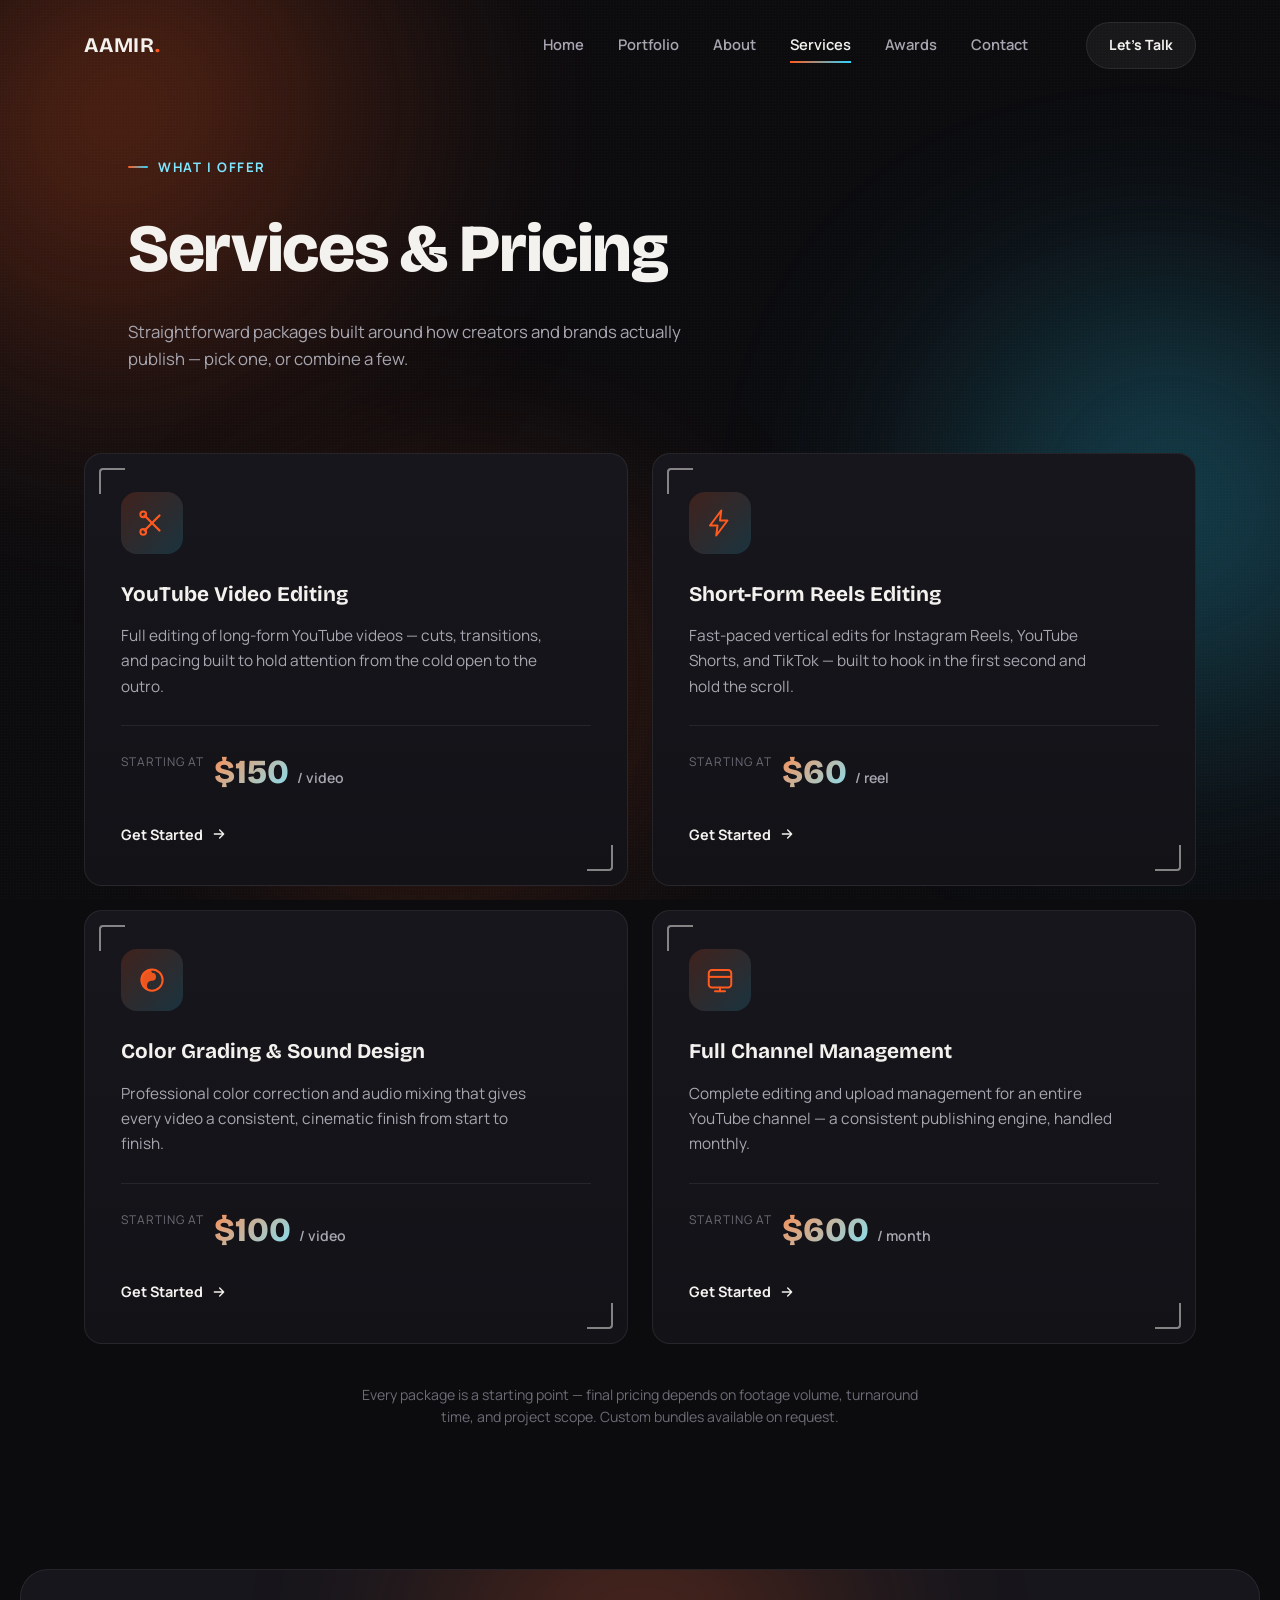
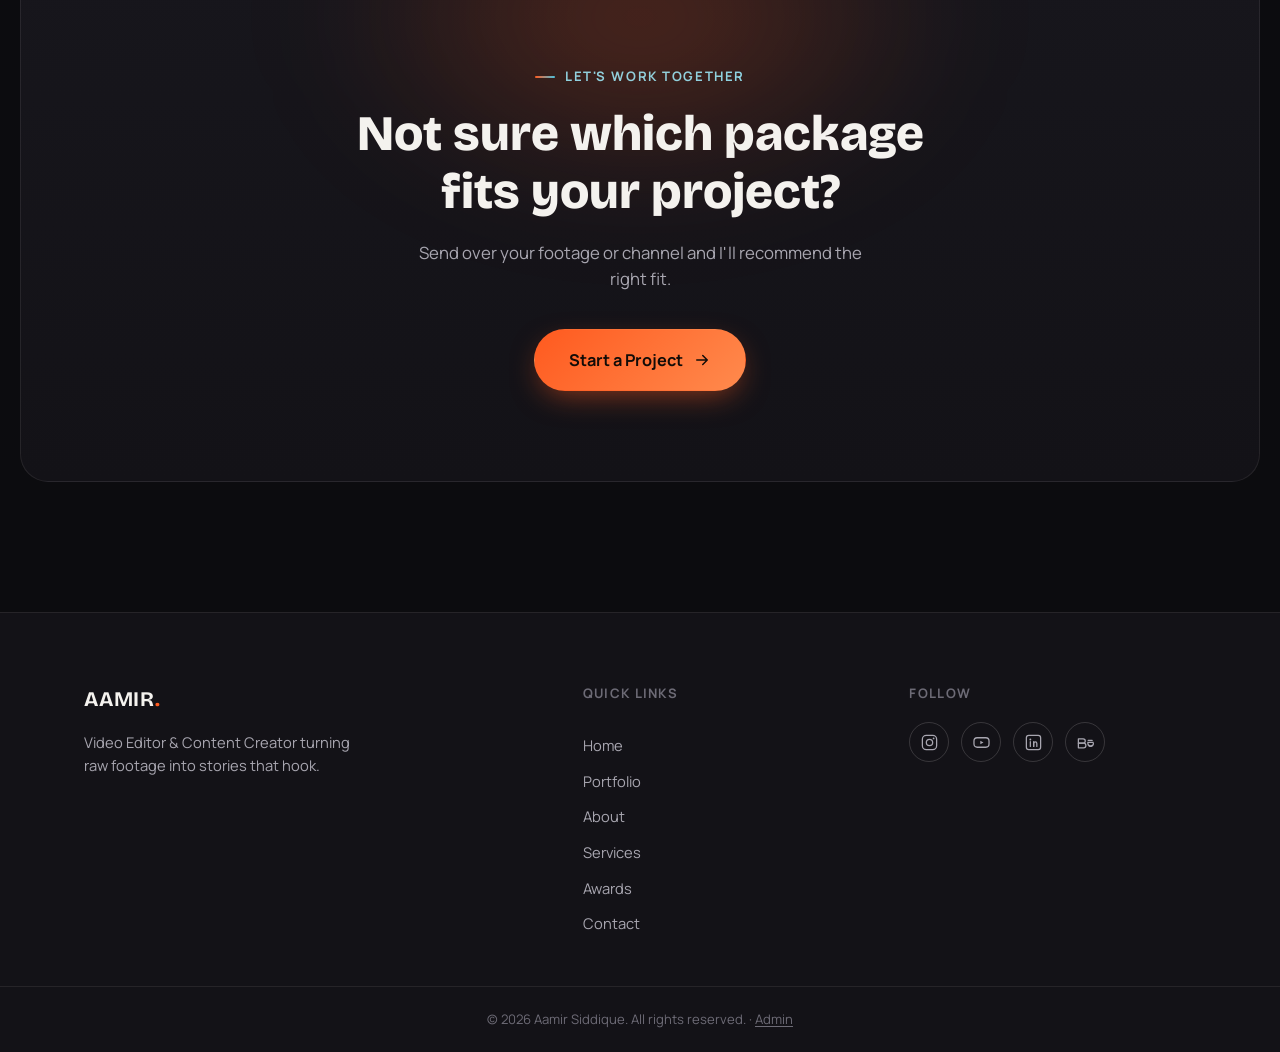
<file: services.html>
<!DOCTYPE html>
<html lang="en" data-theme="charcoal-orange">
<head>
<meta charset="UTF-8">
<meta name="viewport" content="width=device-width, initial-scale=1.0">
<title>Services — Aamir Siddique | Video Editor &amp; Content Creator</title>
<meta name="description" content="Video editing services by Aamir Siddique — YouTube long-form editing, short-form reels, color grading & sound design, and full channel management.">

<link rel="preconnect" href="https://fonts.googleapis.com">
<link rel="preconnect" href="https://fonts.gstatic.com" crossorigin>
<link href="https://fonts.googleapis.com/css2?family=Bricolage+Grotesque:opsz,wght@12..96,400;12..96,500;12..96,600;12..96,700;12..96,800&family=Manrope:wght@400;500;600;700;800&display=swap" rel="stylesheet">

<link rel="stylesheet" href="css/style.css">
<link rel="stylesheet" href="css/themes.css">
<script src="js/store.js"></script>
<script>AhmedStore.applyStoredTheme();</script>
</head>
<body>

<!-- Ambient background layer -->
<div class="ambient" aria-hidden="true">
  <span class="blob blob-orange blob-1"></span>
  <span class="blob blob-blue blob-2"></span>
  <span class="blob blob-orange blob-3"></span>
  <span class="grain"></span>
</div>

<!-- ============ NAV ============ -->
<header class="site-header" id="siteHeader">
  <div class="nav-wrap">
    <a href="index.html" class="logo">AAMIR<span class="dot">.</span></a>

    <nav class="nav-links" id="navLinks">
      <a href="index.html">Home</a>
      <a href="portfolio.html">Portfolio</a>
      <a href="about.html">About</a>
      <a href="services.html" class="active">Services</a>
      <a href="awards.html">Awards</a>
      <a href="contact.html">Contact</a>
    </nav>

    <a href="contact.html" class="btn btn-ghost nav-cta">Let's Talk</a>

    <button class="nav-toggle" id="navToggle" aria-label="Toggle menu" aria-expanded="false">
      <span></span><span></span><span></span>
    </button>
  </div>
</header>

<main>

  <!-- ============ PAGE HEADER ============ -->
  <section class="page-hero">
    <div class="section-inner">
      <p class="eyebrow reveal-item" style="--d:0s"><span class="eyebrow-mark"></span>What I Offer</p>
      <h1 class="page-title reveal-item" style="--d:.08s" data-bind="servicesPage.pageTitle">Services &amp; Pricing</h1>
      <p class="page-sub reveal-item" style="--d:.16s" data-bind="servicesPage.pageSub">
        Straightforward packages built around how creators and brands actually publish — pick one, or combine a few.
      </p>
    </div>
  </section>

  <!-- ============ SERVICES GRID ============ -->
  <section class="services-detail reveal-section" id="services">
    <div class="section-inner">
      <div class="services-detail-grid" id="servicesDetailGrid">
        <!-- populated by js/render.js from the Services content -->

      </div>

      <p class="services-note" data-bind="servicesPage.note">Every package is a starting point — final pricing depends on footage volume, turnaround time, and project scope. Custom bundles available on request.</p>
    </div>
  </section>

  <!-- ============ CLOSING CTA ============ -->
  <section class="closing-cta reveal-section">
    <div class="section-inner cta-inner">
      <div class="cta-glow" aria-hidden="true"></div>
      <p class="section-eyebrow center"><span class="eyebrow-mark"></span>Let's Work Together</p>
      <h2 class="cta-title">Not sure which package<br>fits your project?</h2>
      <p class="cta-sub">Send over your footage or channel and I'll recommend the right fit.</p>
      <a href="contact.html" class="btn btn-primary btn-lg">
        Start a Project
        <svg viewBox="0 0 24 24" width="18" height="18" fill="none"><path d="M5 12h14M13 6l6 6-6 6" stroke="currentColor" stroke-width="2" stroke-linecap="round" stroke-linejoin="round"/></svg>
      </a>
    </div>
  </section>

</main>

<!-- ============ FOOTER ============ -->
<footer class="site-footer">
  <div class="section-inner footer-inner">

    <div class="footer-brand">
      <a href="index.html" class="logo">AAMIR<span class="dot">.</span></a>
      <p>Video Editor &amp; Content Creator turning raw footage into stories that hook.</p>
    </div>

    <div class="footer-links">
      <h4>Quick Links</h4>
      <a href="index.html">Home</a>
      <a href="portfolio.html">Portfolio</a>
      <a href="about.html">About</a>
      <a href="services.html">Services</a>
      <a href="awards.html">Awards</a>
      <a href="contact.html">Contact</a>
    </div>

    <div class="footer-social">
      <h4>Follow</h4>
      <div class="social-icons">
        <a href="#" aria-label="Instagram" data-bind-href="site.instagram" target="_blank" rel="noopener"><svg viewBox="0 0 24 24" width="19" height="19" fill="none"><rect x="3" y="3" width="18" height="18" rx="5" stroke="currentColor" stroke-width="1.6"/><circle cx="12" cy="12" r="4" stroke="currentColor" stroke-width="1.6"/><circle cx="17.2" cy="6.8" r="1.1" fill="currentColor"/></svg></a>
        <a href="#" aria-label="YouTube" data-bind-href="site.youtube" target="_blank" rel="noopener"><svg viewBox="0 0 24 24" width="19" height="19" fill="none"><rect x="2.5" y="6" width="19" height="12" rx="4" stroke="currentColor" stroke-width="1.6"/><path d="M10.5 9.8v4.4l4-2.2-4-2.2z" fill="currentColor"/></svg></a>
        <a href="#" aria-label="LinkedIn"><svg viewBox="0 0 24 24" width="19" height="19" fill="none"><rect x="3" y="3" width="18" height="18" rx="3" stroke="currentColor" stroke-width="1.6"/><circle cx="8" cy="8.2" r="1.2" fill="currentColor"/><path d="M8 11v6" stroke="currentColor" stroke-width="1.6" stroke-linecap="round"/><path d="M12.2 17v-3.6c0-1.4 1-2.2 2.2-2.2 1.1 0 1.8.8 1.8 2.2V17" stroke="currentColor" stroke-width="1.6" stroke-linecap="round"/><path d="M12.2 11v6" stroke="currentColor" stroke-width="1.6" stroke-linecap="round"/></svg></a>
        <a href="#" aria-label="Behance"><svg viewBox="0 0 24 24" width="19" height="19" fill="none"><path d="M3 7.5h6a2.7 2.7 0 010 5.4H3z" stroke="currentColor" stroke-width="1.6" stroke-linejoin="round"/><path d="M3 12.9h6.6a2.9 2.9 0 010 5.8H3z" stroke="currentColor" stroke-width="1.6" stroke-linejoin="round"/><path d="M15 13.6a3.5 3.5 0 106.6-1.7H15a3.5 3.5 0 003.6 4.3 3.4 3.4 0 002.6-1.2" stroke="currentColor" stroke-width="1.6"/><path d="M15.4 9.4h5" stroke="currentColor" stroke-width="1.6" stroke-linecap="round"/></svg></a>
      </div>
    </div>

  </div>
  <div class="footer-bottom">
    <p>© 2026 Aamir Siddique. All rights reserved. · <a href="admin/index.html" class="admin-footer-link">Admin</a></p>
  </div>
</footer>

<script src="js/icons.js"></script>
<script src="js/render.js"></script>
<script>
  document.addEventListener('DOMContentLoaded', function () {
    AhmedRender.renderServicesPage(AhmedStore.getContent());
  });
</script>
<script src="js/main.js"></script>
<script src="js/services.js"></script>
</body>
</html>
</file>
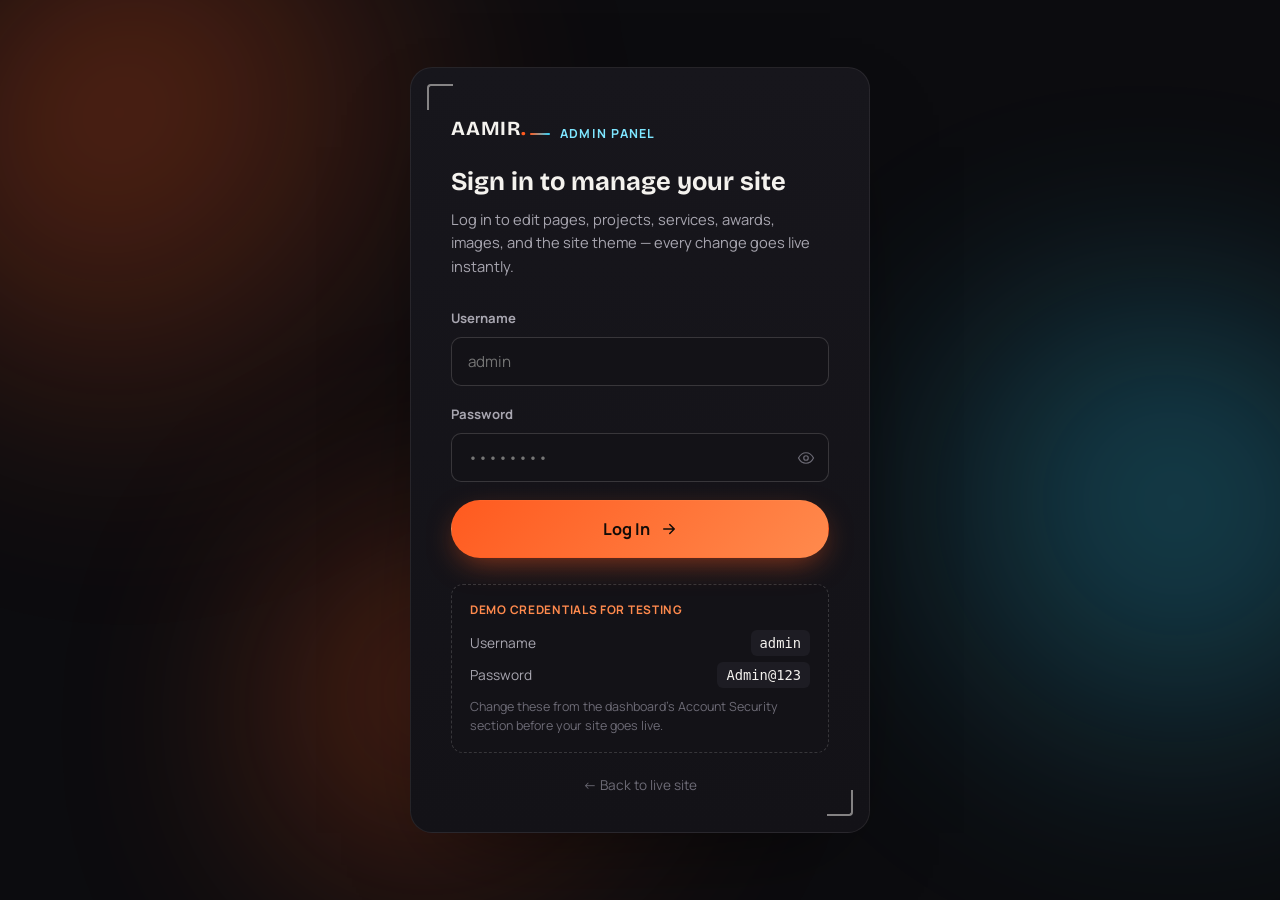
<file: admin/dashboard.html>
<!DOCTYPE html>
<html lang="en" data-theme="charcoal-orange">
<head>
<meta charset="UTF-8">
<meta name="viewport" content="width=device-width, initial-scale=1.0">
<title>Dashboard — Admin Panel — Aamir Siddique Portfolio</title>
<meta name="robots" content="noindex, nofollow">

<link rel="preconnect" href="https://fonts.googleapis.com">
<link rel="preconnect" href="https://fonts.gstatic.com" crossorigin>
<link href="https://fonts.googleapis.com/css2?family=Bricolage+Grotesque:opsz,wght@12..96,400;12..96,500;12..96,600;12..96,700;12..96,800&family=Manrope:wght@400;500;600;700;800&display=swap" rel="stylesheet">

<link rel="stylesheet" href="../css/style.css">
<link rel="stylesheet" href="../css/themes.css">
<link rel="stylesheet" href="css/admin.css">
<script src="../js/store.js"></script>
<script>
  // Auth gate — runs before anything renders. Not logged in? bounce to login.
  if (!AhmedStore.isLoggedIn()) { window.location.href = 'index.html'; }
  AhmedStore.applyStoredTheme();
</script>
</head>
<body class="admin-body">

<div class="ambient" aria-hidden="true">
  <span class="blob blob-orange blob-1"></span>
  <span class="blob blob-blue blob-2"></span>
  <span class="blob blob-orange blob-3"></span>
</div>

<div class="admin-mobile-bar">
  <a href="../index.html" class="logo">AAMIR<span class="dot">.</span></a>
  <button id="mobileSidebarToggle" aria-label="Toggle menu">
    <svg viewBox="0 0 24 24" width="20" height="20" fill="none"><path d="M4 7h16M4 12h16M4 17h16" stroke="currentColor" stroke-width="1.8" stroke-linecap="round"/></svg>
  </button>
</div>

<div class="admin-sidebar-backdrop" id="sidebarBackdrop"></div>

<div class="admin-shell">

  <!-- ============ SIDEBAR ============ -->
  <aside class="admin-sidebar" id="adminSidebar">
    <a href="../index.html" class="logo">AAMIR<span class="dot">.</span></a>

    <nav class="side-nav" id="sideNav">
      <a data-target="panel-overview" class="active">
        <svg viewBox="0 0 24 24" width="18" height="18" fill="none"><rect x="3" y="3" width="7" height="7" rx="1.5" stroke="currentColor" stroke-width="1.6"/><rect x="14" y="3" width="7" height="7" rx="1.5" stroke="currentColor" stroke-width="1.6"/><rect x="3" y="14" width="7" height="7" rx="1.5" stroke="currentColor" stroke-width="1.6"/><rect x="14" y="14" width="7" height="7" rx="1.5" stroke="currentColor" stroke-width="1.6"/></svg>
        Overview
      </a>
      <a data-target="panel-home">
        <svg viewBox="0 0 24 24" width="18" height="18" fill="none"><path d="M4 11l8-7 8 7" stroke="currentColor" stroke-width="1.6" stroke-linecap="round" stroke-linejoin="round"/><path d="M6 10v9h12v-9" stroke="currentColor" stroke-width="1.6" stroke-linejoin="round"/></svg>
        Home Page
      </a>
      <a data-target="panel-portfolio">
        <svg viewBox="0 0 24 24" width="18" height="18" fill="none"><rect x="3" y="4" width="18" height="14" rx="2" stroke="currentColor" stroke-width="1.6"/><path d="M3 15l4.5-4.5L11 14l4-4 6 6" stroke="currentColor" stroke-width="1.6" stroke-linejoin="round"/></svg>
        Portfolio Projects
      </a>
      <a data-target="panel-about">
        <svg viewBox="0 0 24 24" width="18" height="18" fill="none"><circle cx="12" cy="8" r="3.4" stroke="currentColor" stroke-width="1.6"/><path d="M5 20c1.2-4 4-6 7-6s5.8 2 7 6" stroke="currentColor" stroke-width="1.6" stroke-linecap="round"/></svg>
        About Page
      </a>
      <a data-target="panel-services">
        <svg viewBox="0 0 24 24" width="18" height="18" fill="none"><path d="M6 6l12 12M18 6L6 18" stroke="currentColor" stroke-width="1.6" stroke-linecap="round"/><circle cx="5" cy="5" r="2" stroke="currentColor" stroke-width="1.5"/><circle cx="5" cy="19" r="2" stroke="currentColor" stroke-width="1.5"/></svg>
        Services &amp; Pricing
      </a>
      <a data-target="panel-awards">
        <svg viewBox="0 0 24 24" width="18" height="18" fill="none"><path d="M12 2.5l2.9 6 6.6.7-4.9 4.5 1.3 6.5L12 16.9l-5.9 3.3 1.3-6.5-4.9-4.5 6.6-.7z" stroke="currentColor" stroke-width="1.5" stroke-linejoin="round"/></svg>
        Awards &amp; Achievements
      </a>
      <a data-target="panel-contact">
        <svg viewBox="0 0 24 24" width="18" height="18" fill="none"><rect x="3" y="5" width="18" height="14" rx="2.5" stroke="currentColor" stroke-width="1.6"/><path d="M3.5 6.5l8.5 6.5 8.5-6.5" stroke="currentColor" stroke-width="1.6" stroke-linecap="round" stroke-linejoin="round"/></svg>
        Contact &amp; Socials
      </a>
      <a data-target="panel-theme">
        <svg viewBox="0 0 24 24" width="18" height="18" fill="none"><circle cx="12" cy="12" r="8.5" stroke="currentColor" stroke-width="1.6"/><path d="M12 3.5a8.5 8.5 0 000 17 4 4 0 010-8 3.2 3.2 0 000-6.4 4.3 4.3 0 01-.5-2.6z" fill="currentColor" opacity=".9"/></svg>
        Theme
      </a>
      <a data-target="panel-security">
        <svg viewBox="0 0 24 24" width="18" height="18" fill="none"><rect x="5" y="10.5" width="14" height="9.5" rx="2" stroke="currentColor" stroke-width="1.6"/><path d="M8 10.5V7a4 4 0 018 0v3.5" stroke="currentColor" stroke-width="1.6"/></svg>
        Account Security
      </a>
    </nav>

    <div class="side-foot">
      <a href="../index.html" target="_blank">
        <svg viewBox="0 0 24 24" width="18" height="18" fill="none"><path d="M5 12h14M13 6l6 6-6 6" stroke="currentColor" stroke-width="1.7" stroke-linecap="round" stroke-linejoin="round"/></svg>
        View Live Site
      </a>
      <a id="logoutBtn">
        <svg viewBox="0 0 24 24" width="18" height="18" fill="none"><path d="M9 21H5a2 2 0 01-2-2V5a2 2 0 012-2h4" stroke="currentColor" stroke-width="1.6" stroke-linecap="round"/><path d="M16 17l5-5-5-5M21 12H9" stroke="currentColor" stroke-width="1.6" stroke-linecap="round" stroke-linejoin="round"/></svg>
        Log Out
      </a>
    </div>
  </aside>

  <!-- ============ MAIN ============ -->
  <main class="admin-main">

    <!-- ---------- OVERVIEW ---------- -->
    <section class="admin-panel active" id="panel-overview">
      <div class="admin-topbar">
        <div>
          <h1>Welcome back, Aamir 👋</h1>
          <p>Everything you edit here updates the live site immediately, in this browser.</p>
        </div>
        <a href="../index.html" target="_blank" class="view-site-btn">
          View Live Site
          <svg viewBox="0 0 24 24" width="16" height="16" fill="none"><path d="M5 12h14M13 6l6 6-6 6" stroke="currentColor" stroke-width="2" stroke-linecap="round" stroke-linejoin="round"/></svg>
        </a>
      </div>

      <div class="admin-card">
        <h2>How this Admin Panel works</h2>
        <p class="card-desc" style="margin-bottom:16px;">A few things worth knowing before you start editing:</p>
        <p style="color:var(--text-muted); font-size:.92rem; line-height:1.75; margin-bottom:14px;">
          Every page on your site now pulls its text, images, services, awards, and portfolio projects from one shared content store instead of being hard-coded. When you save a change here, it's written to this browser's storage — and because every page reads from that same storage, your change appears the moment you open or refresh any page, no re-uploading needed.
        </p>
        <p style="color:var(--text-muted); font-size:.92rem; line-height:1.75;">
          The one thing to remember: this storage lives in <strong style="color:var(--text)">this specific browser, on this specific device</strong>. It's perfect for building and previewing your site exactly the way it will look. But visitors browsing your site from their own phone or computer won't see admin edits made here unless you later connect this panel to a real server — see the message at the end of your project zip for the simple explanation.
        </p>
      </div>

      <div class="admin-card">
        <h2>Quick links</h2>
        <p class="card-desc">Jump straight to what you want to edit.</p>
        <div class="theme-grid" style="grid-template-columns:repeat(auto-fit,minmax(160px,1fr));">
          <a class="add-item-btn" data-jump="panel-home" style="text-decoration:none;">Home Page Text</a>
          <a class="add-item-btn" data-jump="panel-portfolio" style="text-decoration:none;">Portfolio Projects</a>
          <a class="add-item-btn" data-jump="panel-services" style="text-decoration:none;">Services &amp; Pricing</a>
          <a class="add-item-btn" data-jump="panel-awards" style="text-decoration:none;">Awards</a>
          <a class="add-item-btn" data-jump="panel-theme" style="text-decoration:none;">Color Theme</a>
          <a class="add-item-btn" data-jump="panel-security" style="text-decoration:none;">Change Password</a>
        </div>
      </div>
    </section>

    <!-- ---------- HOME PAGE ---------- -->
    <section class="admin-panel" id="panel-home">
      <div class="admin-topbar">
        <div><h1>Home Page</h1><p>Hero text, stats, and your profile photo.</p></div>
      </div>

      <form class="admin-card" id="homeForm">
        <h2>Hero Section</h2>
        <p class="card-desc">This is the first thing every visitor sees.</p>

        <div class="admin-form-group">
          <label for="homeEyebrow">Role / eyebrow label</label>
          <input type="text" id="homeEyebrow" maxlength="60">
        </div>
        <div class="admin-form-group">
          <label for="homeName">Your name</label>
          <input type="text" id="homeName" maxlength="40">
        </div>
        <div class="admin-form-row">
          <div class="admin-form-group">
            <label for="homeTaglinePrefix">Tagline — plain part</label>
            <input type="text" id="homeTaglinePrefix" maxlength="60">
          </div>
          <div class="admin-form-group">
            <label for="homeTaglineHighlight">Tagline — highlighted part</label>
            <input type="text" id="homeTaglineHighlight" maxlength="60">
          </div>
        </div>
        <div class="admin-form-group">
          <label for="homeSub">Hero description</label>
          <textarea id="homeSub" maxlength="280"></textarea>
        </div>

        <div class="admin-form-group">
          <label>Profile photo</label>
          <div class="image-uploader">
            <div class="image-preview"><img id="homePhotoPreview" src="" alt="Profile photo preview"></div>
            <div class="upload-controls">
              <label class="upload-btn">
                <svg viewBox="0 0 24 24" width="16" height="16" fill="none"><path d="M12 16V4M12 4l-4 4M12 4l4 4" stroke="currentColor" stroke-width="1.7" stroke-linecap="round" stroke-linejoin="round"/><path d="M4 16v3a2 2 0 002 2h12a2 2 0 002-2v-3" stroke="currentColor" stroke-width="1.7" stroke-linecap="round"/></svg>
                Upload new photo
                <input type="file" accept="image/*" id="homePhotoInput">
              </label>
              <span class="upload-hint">JPG or PNG, ideally under 500KB. Appears on the Home page hero.</span>
            </div>
          </div>
        </div>

        <button type="button" class="admin-save-btn" id="saveHomeBtn">
          <svg viewBox="0 0 24 24" width="16" height="16" fill="none"><path d="M5 13l4 4L19 7" stroke="currentColor" stroke-width="2.2" stroke-linecap="round" stroke-linejoin="round"/></svg>
          Save Hero Section
        </button>
      </form>

      <form class="admin-card" id="statsForm">
        <h2>Stats</h2>
        <p class="card-desc">The animated counters visitors see when they scroll.</p>
        <div class="admin-form-row">
          <div class="admin-form-group"><label for="statVideosInput">Videos edited</label><input type="number" id="statVideosInput" min="0"></div>
          <div class="admin-form-group"><label for="statClientsInput">Happy clients</label><input type="number" id="statClientsInput" min="0"></div>
        </div>
        <div class="admin-form-row">
          <div class="admin-form-group"><label for="statYearsInput">Years of experience</label><input type="number" id="statYearsInput" min="0"></div>
          <div class="admin-form-group"><label for="statRatingInput">Average rating (out of 5)</label><input type="number" id="statRatingInput" min="0" max="5" step="0.1"></div>
        </div>
        <button type="button" class="admin-save-btn" id="saveStatsBtn">
          <svg viewBox="0 0 24 24" width="16" height="16" fill="none"><path d="M5 13l4 4L19 7" stroke="currentColor" stroke-width="2.2" stroke-linecap="round" stroke-linejoin="round"/></svg>
          Save Stats
        </button>
      </form>

      <div class="admin-card">
        <h2>Featured Work (Home page)</h2>
        <p class="card-desc">This section automatically shows the first 6 projects from your <strong>Portfolio Projects</strong> list — manage it there and this updates too.</p>
        <button type="button" class="admin-save-btn secondary" data-jump="panel-portfolio">Go to Portfolio Projects →</button>
      </div>
    </section>

    <!-- ---------- PORTFOLIO ---------- -->
    <section class="admin-panel" id="panel-portfolio">
      <div class="admin-topbar">
        <div><h1>Portfolio Projects</h1><p>Add, edit, or remove projects — feeds both the Portfolio page and Home page's Featured Work.</p></div>
      </div>

      <form class="admin-card" id="portfolioIntroForm">
        <h2>Page Intro</h2>
        <div class="admin-form-group"><label for="portfolioPageTitle">Page title</label><input type="text" id="portfolioPageTitle" maxlength="60"></div>
        <div class="admin-form-group"><label for="portfolioPageSub">Page subtitle</label><textarea id="portfolioPageSub" maxlength="200"></textarea></div>
        <button type="button" class="admin-save-btn" id="savePortfolioIntroBtn">
          <svg viewBox="0 0 24 24" width="16" height="16" fill="none"><path d="M5 13l4 4L19 7" stroke="currentColor" stroke-width="2.2" stroke-linecap="round" stroke-linejoin="round"/></svg>
          Save Page Intro
        </button>
      </form>

      <div class="admin-card">
        <h2>Projects</h2>
        <p class="card-desc">Each project needs a category, title, one-line description, and thumbnail.</p>
        <div class="repeat-list" id="portfolioList"></div>
        <button type="button" class="add-item-btn" id="addProjectBtn">
          <svg viewBox="0 0 24 24" width="16" height="16" fill="none"><path d="M12 5v14M5 12h14" stroke="currentColor" stroke-width="2" stroke-linecap="round"/></svg>
          Add New Project
        </button>
        <div style="margin-top:20px;">
          <button type="button" class="admin-save-btn" id="savePortfolioBtn">
            <svg viewBox="0 0 24 24" width="16" height="16" fill="none"><path d="M5 13l4 4L19 7" stroke="currentColor" stroke-width="2.2" stroke-linecap="round" stroke-linejoin="round"/></svg>
            Save All Projects
          </button>
        </div>
      </div>
    </section>

    <!-- ---------- ABOUT ---------- -->
    <section class="admin-panel" id="panel-about">
      <div class="admin-topbar">
        <div><h1>About Page</h1><p>Your story, in your words.</p></div>
      </div>

      <form class="admin-card" id="aboutForm">
        <h2>Page Header</h2>
        <div class="admin-form-row">
          <div class="admin-form-group"><label for="aboutTitleLine1">Title — line 1</label><input type="text" id="aboutTitleLine1" maxlength="40"></div>
          <div class="admin-form-group"><label for="aboutTitleLine2">Title — line 2</label><input type="text" id="aboutTitleLine2" maxlength="40"></div>
        </div>
        <div class="admin-form-group"><label for="aboutPageSub">Subtitle</label><textarea id="aboutPageSub" maxlength="200"></textarea></div>

        <h2 style="margin-top:8px;">My Story</h2>
        <div class="admin-form-group"><label for="aboutStoryHeading">Section heading</label><input type="text" id="aboutStoryHeading" maxlength="60"></div>
        <div class="admin-form-group"><label for="aboutP1">Paragraph 1</label><textarea id="aboutP1" maxlength="400"></textarea></div>
        <div class="admin-form-group"><label for="aboutP2">Paragraph 2</label><textarea id="aboutP2" maxlength="400"></textarea></div>
        <div class="admin-form-group"><label for="aboutQuote">Pull-quote (mission statement)</label><textarea id="aboutQuote" maxlength="220"></textarea></div>
        <div class="admin-form-group"><label for="aboutP3">Paragraph 3</label><textarea id="aboutP3" maxlength="400"></textarea></div>

        <p class="hint" style="margin-bottom:16px;">The career timeline and skill meters further down the About page stay fixed for now — let me know if you'd like those made editable too.</p>

        <button type="button" class="admin-save-btn" id="saveAboutBtn">
          <svg viewBox="0 0 24 24" width="16" height="16" fill="none"><path d="M5 13l4 4L19 7" stroke="currentColor" stroke-width="2.2" stroke-linecap="round" stroke-linejoin="round"/></svg>
          Save About Page
        </button>
      </form>
    </section>

    <!-- ---------- SERVICES ---------- -->
    <section class="admin-panel" id="panel-services">
      <div class="admin-topbar">
        <div><h1>Services &amp; Pricing</h1><p>Add, edit, price, or remove any service at any time.</p></div>
      </div>

      <form class="admin-card" id="servicesIntroForm">
        <h2>Page Intro</h2>
        <div class="admin-form-group"><label for="servicesPageTitle">Page title</label><input type="text" id="servicesPageTitle" maxlength="60"></div>
        <div class="admin-form-group"><label for="servicesPageSub">Page subtitle</label><textarea id="servicesPageSub" maxlength="200"></textarea></div>
        <div class="admin-form-group"><label for="servicesNote">Note below pricing grid</label><textarea id="servicesNote" maxlength="220"></textarea></div>
        <button type="button" class="admin-save-btn" id="saveServicesIntroBtn">
          <svg viewBox="0 0 24 24" width="16" height="16" fill="none"><path d="M5 13l4 4L19 7" stroke="currentColor" stroke-width="2.2" stroke-linecap="round" stroke-linejoin="round"/></svg>
          Save Page Intro
        </button>
      </form>

      <div class="admin-card">
        <h2>Services</h2>
        <p class="card-desc">Each service has an icon, title, description, and starting price.</p>
        <div class="repeat-list" id="servicesList"></div>
        <button type="button" class="add-item-btn" id="addServiceBtn">
          <svg viewBox="0 0 24 24" width="16" height="16" fill="none"><path d="M12 5v14M5 12h14" stroke="currentColor" stroke-width="2" stroke-linecap="round"/></svg>
          Add New Service
        </button>
        <div style="margin-top:20px;">
          <button type="button" class="admin-save-btn" id="saveServicesBtn">
            <svg viewBox="0 0 24 24" width="16" height="16" fill="none"><path d="M5 13l4 4L19 7" stroke="currentColor" stroke-width="2.2" stroke-linecap="round" stroke-linejoin="round"/></svg>
            Save All Services
          </button>
        </div>
      </div>
    </section>

    <!-- ---------- AWARDS ---------- -->
    <section class="admin-panel" id="panel-awards">
      <div class="admin-topbar">
        <div><h1>Awards &amp; Achievements</h1><p>Add, edit, or remove any award at any time.</p></div>
      </div>

      <form class="admin-card" id="awardsIntroForm">
        <h2>Page Intro</h2>
        <div class="admin-form-group"><label for="awardsPageTitle">Page title</label><input type="text" id="awardsPageTitle" maxlength="60"></div>
        <div class="admin-form-group"><label for="awardsPageSub">Page subtitle</label><textarea id="awardsPageSub" maxlength="200"></textarea></div>
        <button type="button" class="admin-save-btn" id="saveAwardsIntroBtn">
          <svg viewBox="0 0 24 24" width="16" height="16" fill="none"><path d="M5 13l4 4L19 7" stroke="currentColor" stroke-width="2.2" stroke-linecap="round" stroke-linejoin="round"/></svg>
          Save Page Intro
        </button>
      </form>

      <div class="admin-card">
        <h2>Achievements</h2>
        <div class="repeat-list" id="awardsList"></div>
        <button type="button" class="add-item-btn" id="addAwardBtn">
          <svg viewBox="0 0 24 24" width="16" height="16" fill="none"><path d="M12 5v14M5 12h14" stroke="currentColor" stroke-width="2" stroke-linecap="round"/></svg>
          Add New Achievement
        </button>
        <div style="margin-top:20px;">
          <button type="button" class="admin-save-btn" id="saveAwardsBtn">
            <svg viewBox="0 0 24 24" width="16" height="16" fill="none"><path d="M5 13l4 4L19 7" stroke="currentColor" stroke-width="2.2" stroke-linecap="round" stroke-linejoin="round"/></svg>
            Save All Achievements
          </button>
        </div>
      </div>
    </section>

    <!-- ---------- CONTACT & SOCIALS ---------- -->
    <section class="admin-panel" id="panel-contact">
      <div class="admin-topbar">
        <div><h1>Contact &amp; Socials</h1><p>Your contact details, shown on the Contact page and in the site footer.</p></div>
      </div>

      <form class="admin-card" id="contactForm">
        <h2>Contact Page Intro</h2>
        <div class="admin-form-group"><label for="contactPageTitle">Page title</label><input type="text" id="contactPageTitle" maxlength="60"></div>
        <div class="admin-form-group"><label for="contactPageSub">Line inviting visitors to reach out</label><textarea id="contactPageSub" maxlength="240"></textarea></div>

        <h2 style="margin-top:8px;">Contact Details</h2>
        <div class="admin-form-group"><label for="contactEmail">Email address</label><input type="email" id="contactEmail"></div>
        <div class="admin-form-group"><label for="contactWhatsapp">WhatsApp note</label><input type="text" id="contactWhatsapp" placeholder="e.g. Available on request, or your number"></div>
        <div class="admin-form-row">
          <div class="admin-form-group"><label for="contactInstagram">Instagram link</label><input type="url" id="contactInstagram" placeholder="https://instagram.com/yourhandle"></div>
          <div class="admin-form-group"><label for="contactYoutube">YouTube link</label><input type="url" id="contactYoutube" placeholder="https://youtube.com/@yourchannel"></div>
        </div>
        <p class="hint" style="margin-bottom:16px;">These Instagram and YouTube links update the icons on every page's footer as well as the Contact page.</p>

        <button type="button" class="admin-save-btn" id="saveContactBtn">
          <svg viewBox="0 0 24 24" width="16" height="16" fill="none"><path d="M5 13l4 4L19 7" stroke="currentColor" stroke-width="2.2" stroke-linecap="round" stroke-linejoin="round"/></svg>
          Save Contact Info
        </button>
      </form>
    </section>

    <!-- ---------- THEME ---------- -->
    <section class="admin-panel" id="panel-theme">
      <div class="admin-topbar">
        <div><h1>Theme</h1><p>Pick a full color theme for the entire site — changes apply instantly, everywhere.</p></div>
      </div>

      <div class="admin-card">
        <h2>Color Themes</h2>
        <p class="card-desc">Click a theme to apply it immediately across every page, including this Admin Panel.</p>
        <div class="theme-grid" id="themeGrid"></div>
      </div>
    </section>

    <!-- ---------- ACCOUNT SECURITY ---------- -->
    <section class="admin-panel" id="panel-security">
      <div class="admin-topbar">
        <div><h1>Account Security</h1><p>Manage your Admin Panel login.</p></div>
      </div>

      <div class="admin-card">
        <h2>Login status</h2>
        <div class="security-notice" id="credsNotice"></div>
      </div>

      <form class="admin-card" id="passwordForm">
        <h2>Change Username &amp; Password</h2>
        <p class="card-desc">You'll need your current password to confirm this change.</p>

        <div class="admin-form-group"><label for="currentPassword">Current password</label><input type="password" id="currentPassword" autocomplete="current-password"></div>
        <div class="admin-form-row">
          <div class="admin-form-group"><label for="newUsername">New username</label><input type="text" id="newUsername" autocomplete="username"></div>
          <div class="admin-form-group"><label for="newPassword">New password</label><input type="password" id="newPassword" autocomplete="new-password"></div>
        </div>
        <div class="admin-form-group"><label for="confirmPassword">Confirm new password</label><input type="password" id="confirmPassword" autocomplete="new-password"></div>

        <p class="login-error" id="securityError" role="alert"></p>

        <button type="button" class="admin-save-btn" id="saveCredsBtn">
          <svg viewBox="0 0 24 24" width="16" height="16" fill="none"><path d="M5 13l4 4L19 7" stroke="currentColor" stroke-width="2.2" stroke-linecap="round" stroke-linejoin="round"/></svg>
          Update Login Details
        </button>
      </form>

      <div class="admin-card">
        <h2>Reset all content</h2>
        <p class="card-desc">Clears every edit you've made and restores the site's original text, images, services, and awards in this browser. This cannot be undone.</p>
        <button type="button" class="admin-save-btn danger" id="resetContentBtn">Reset Everything to Defaults</button>
      </div>
    </section>

  </main>
</div>

<div class="admin-toast" id="adminToast">
  <svg viewBox="0 0 24 24" width="18" height="18" fill="none"><path d="M9 12l2 2 4-4" stroke="currentColor" stroke-width="2.2" stroke-linecap="round" stroke-linejoin="round"/><circle cx="12" cy="12" r="9" stroke="currentColor" stroke-width="1.6"/></svg>
  <span id="adminToastText">Saved</span>
</div>

<script src="../js/icons.js"></script>
<script src="js/dashboard.js"></script>
</body>
</html>
</file>
<file: css/style.css>
/* ==========================================================================
   AHMED — VIDEO EDITOR PORTFOLIO
   Design tokens: charcoal base, vibrant orange + electric blue accents
   ========================================================================== */

:root {
  /* Colors */
  --bg: #0c0c0f;
  --bg-rgb: 12, 12, 15;
  --bg-alt: #131217;
  --panel: #17161c;
  --panel-2: #1d1c23;
  --border: rgba(244, 242, 238, 0.08);
  --border-strong: rgba(244, 242, 238, 0.16);

  --orange: #ff5a1f;
  --orange-soft: #ff8a4d;
  --orange-rgb: 255, 90, 31;
  --blue: #2ed3ff;
  --blue-soft: #7ee6ff;
  --blue-rgb: 46, 211, 255;

  --text: #f4f2ee;
  --text-muted: #a8a6b0;
  --text-faint: #6d6b76;
  --btn-text: #120c08;

  /* Type */
  --font-display: 'Bricolage Grotesque', 'Arial Black', sans-serif;
  --font-body: 'Manrope', 'Segoe UI', sans-serif;

  /* Layout */
  --max-w: 1240px;
  --gutter: clamp(24px, 5vw, 64px);
  --radius: 18px;
  --radius-sm: 10px;

  /* Motion */
  --ease: cubic-bezier(.22, 1, .36, 1);
  --dur: .7s;
}

/* ---------- Reset ---------- */
*, *::before, *::after { box-sizing: border-box; }
html { scroll-behavior: smooth; }
body {
  margin: 0;
  background: var(--bg);
  color: var(--text);
  font-family: var(--font-body);
  font-size: 16px;
  line-height: 1.6;
  -webkit-font-smoothing: antialiased;
  overflow-x: hidden;
}
img { max-width: 100%; display: block; }
a { color: inherit; text-decoration: none; }
ul { list-style: none; margin: 0; padding: 0; }
button { font-family: inherit; cursor: pointer; }
h1, h2, h3, h4 { font-family: var(--font-display); margin: 0; }
p { margin: 0; }

::selection { background: var(--orange); color: var(--btn-text); }

:focus-visible {
  outline: 2px solid var(--blue);
  outline-offset: 3px;
  border-radius: 4px;
}

.section-inner {
  max-width: var(--max-w);
  margin: 0 auto;
  padding: 0 var(--gutter);
  position: relative;
}

/* ==========================================================================
   AMBIENT BACKGROUND — soft blurred drifting glows (no lines / no scans)
   ========================================================================== */
.ambient {
  position: fixed;
  inset: 0;
  z-index: 0;
  overflow: hidden;
  pointer-events: none;
}
.blob {
  position: absolute;
  border-radius: 50%;
  filter: blur(110px);
  opacity: .38;
  will-change: transform;
}
.blob-orange { background: radial-gradient(circle at 30% 30%, var(--orange), transparent 70%); }
.blob-blue { background: radial-gradient(circle at 60% 40%, var(--blue), transparent 70%); }

.blob-1 { width: 620px; height: 620px; top: -12%; left: -8%; animation: drift1 26s ease-in-out infinite alternate; }
.blob-2 { width: 560px; height: 560px; top: 30%; right: -10%; animation: drift2 32s ease-in-out infinite alternate; }
.blob-3 { width: 480px; height: 480px; bottom: -10%; left: 20%; animation: drift3 22s ease-in-out infinite alternate; }

@keyframes drift1 {
  0%   { transform: translate(0, 0) scale(1); }
  100% { transform: translate(60px, 80px) scale(1.15); }
}
@keyframes drift2 {
  0%   { transform: translate(0, 0) scale(1); }
  100% { transform: translate(-70px, 50px) scale(1.1); }
}
@keyframes drift3 {
  0%   { transform: translate(0, 0) scale(1); }
  100% { transform: translate(40px, -60px) scale(1.2); }
}

.grain {
  position: absolute;
  inset: 0;
  opacity: .03;
  background-image: radial-gradient(rgba(255,255,255,.9) 1px, transparent 1px);
  background-size: 3px 3px;
}

@media (prefers-reduced-motion: reduce) {
  .blob { animation: none !important; }
}

main, .site-header, .site-footer { position: relative; z-index: 1; }

/* ==========================================================================
   HEADER / NAV
   ========================================================================== */
.site-header {
  position: fixed;
  top: 0; left: 0; right: 0;
  z-index: 100;
  padding: 22px 0;
  transition: background .4s var(--ease), padding .4s var(--ease), border-color .4s var(--ease);
  border-bottom: 1px solid transparent;
}
.site-header.scrolled {
  padding: 14px 0;
  background: rgba(var(--bg-rgb), 0.82);
  backdrop-filter: blur(14px);
  border-bottom-color: var(--border);
}
.nav-wrap {
  max-width: var(--max-w);
  margin: 0 auto;
  padding: 0 var(--gutter);
  display: flex;
  align-items: center;
  justify-content: space-between;
  gap: 24px;
}
.logo {
  font-family: var(--font-display);
  font-weight: 700;
  font-size: 1.3rem;
  letter-spacing: .04em;
}
.logo .dot { color: var(--orange); }

.nav-links {
  display: flex;
  gap: 34px;
  margin-left: auto;
  margin-right: 34px;
}
.nav-links a {
  font-size: .92rem;
  font-weight: 600;
  color: var(--text-muted);
  position: relative;
  padding: 4px 0;
  transition: color .25s var(--ease);
}
.nav-links a::after {
  content: '';
  position: absolute;
  left: 0; bottom: -2px;
  width: 0; height: 2px;
  background: linear-gradient(90deg, var(--orange), var(--blue));
  transition: width .3s var(--ease);
}
.nav-links a:hover,
.nav-links a.active { color: var(--text); }
.nav-links a:hover::after,
.nav-links a.active::after { width: 100%; }

.nav-toggle {
  display: none;
  flex-direction: column;
  gap: 5px;
  background: none;
  border: none;
  padding: 6px;
}
.nav-toggle span {
  width: 22px; height: 2px;
  background: var(--text);
  border-radius: 2px;
  transition: transform .35s var(--ease), opacity .25s var(--ease);
}
.nav-toggle.active span:nth-child(1) { transform: translateY(7px) rotate(45deg); }
.nav-toggle.active span:nth-child(2) { opacity: 0; }
.nav-toggle.active span:nth-child(3) { transform: translateY(-7px) rotate(-45deg); }

/* ==========================================================================
   BUTTONS
   ========================================================================== */
.btn {
  display: inline-flex;
  align-items: center;
  gap: 10px;
  padding: 14px 26px;
  border-radius: 100px;
  font-weight: 700;
  font-size: .95rem;
  border: 1px solid transparent;
  transition: transform .35s var(--ease), box-shadow .35s var(--ease), background .35s var(--ease), border-color .35s var(--ease);
  white-space: nowrap;
}
.btn svg { transition: transform .3s var(--ease); }
.btn:hover svg { transform: translateX(3px); }

.btn-primary {
  background: linear-gradient(135deg, var(--orange), var(--orange-soft));
  color: var(--btn-text);
  box-shadow: 0 10px 30px -8px rgba(var(--orange-rgb), .55);
}
.btn-primary:hover {
  transform: translateY(-2px);
  box-shadow: 0 16px 38px -8px rgba(var(--orange-rgb), .7);
}

.btn-outline {
  background: transparent;
  border-color: var(--border-strong);
  color: var(--text);
}
.btn-outline:hover {
  border-color: var(--blue);
  color: var(--blue-soft);
  transform: translateY(-2px);
}

.btn-ghost {
  background: rgba(244,242,238,.05);
  border-color: var(--border);
  padding: 11px 22px;
  font-size: .88rem;
}
.btn-ghost:hover { background: rgba(244,242,238,.09); }

.btn-lg { padding: 17px 34px; font-size: 1.02rem; }

/* ==========================================================================
   REVEAL ANIMATIONS (scroll-triggered)
   ========================================================================== */
.reveal-section { opacity: 0; transform: translateY(46px); transition: opacity .9s var(--ease), transform .9s var(--ease); }
.reveal-section.in-view { opacity: 1; transform: translateY(0); }

.reveal-item { opacity: 0; transform: translateY(22px); transition: opacity .8s var(--ease) var(--d, 0s), transform .8s var(--ease) var(--d, 0s); }
.hero.in-view .reveal-item,
.page-hero.in-view .reveal-item { opacity: 1; transform: translateY(0); }

@media (prefers-reduced-motion: reduce) {
  .reveal-section, .reveal-item { opacity: 1 !important; transform: none !important; transition: none !important; }
}

/* ==========================================================================
   HERO
   ========================================================================== */
.hero {
  min-height: 100vh;
  display: flex;
  align-items: center;
  padding: 150px var(--gutter) 90px;
  opacity: 1;
}
.hero-inner {
  max-width: var(--max-w);
  margin: 0 auto;
  width: 100%;
  display: grid;
  grid-template-columns: minmax(280px, 420px) 1fr;
  gap: clamp(40px, 6vw, 90px);
  align-items: center;
}

/* --- photo frame --- */
.hero-photo {
  position: relative;
  aspect-ratio: 5 / 6;
  border-radius: var(--radius);
  overflow: visible;
}
.photo-glow {
  position: absolute;
  inset: -30px;
  background: radial-gradient(circle, rgba(var(--orange-rgb), .35), transparent 60%),
              radial-gradient(circle at 80% 90%, rgba(var(--blue-rgb), .3), transparent 55%);
  filter: blur(50px);
  z-index: 0;
  animation: pulseGlow 6s ease-in-out infinite;
}
@keyframes pulseGlow {
  0%, 100% { opacity: .75; transform: scale(1); }
  50% { opacity: 1; transform: scale(1.05); }
}
.photo-img {
  position: relative;
  z-index: 1;
  width: 100%;
  height: 100%;
  object-fit: cover;
  border-radius: var(--radius);
  border: 1px solid var(--border-strong);
}
.photo-wipe {
  position: absolute;
  inset: 0;
  z-index: 2;
  background: var(--bg);
  border-radius: var(--radius);
  transform-origin: top;
}
.reveal-photo.in-view .photo-wipe {
  animation: wipeReveal 1.1s var(--ease) .15s forwards;
}
@keyframes wipeReveal {
  0% { transform: scaleY(1); }
  100% { transform: scaleY(0); }
}
.reveal-photo { opacity: 0; transform: scale(.97); transition: opacity .8s var(--ease), transform .8s var(--ease); }
.reveal-photo.in-view { opacity: 1; transform: scale(1); }

.frame-corner {
  position: absolute;
  width: 26px; height: 26px;
  z-index: 3;
  border-color: var(--orange);
  opacity: 0;
  transition: opacity .6s var(--ease) .9s;
}
.reveal-photo.in-view .frame-corner { opacity: 1; }
.frame-corner.tl { top: -10px; left: -10px; border-top: 2px solid; border-left: 2px solid; border-radius: 4px 0 0 0; }
.frame-corner.tr { top: -10px; right: -10px; border-top: 2px solid; border-right: 2px solid; border-radius: 0 4px 0 0; border-color: var(--blue); }
.frame-corner.bl { bottom: -10px; left: -10px; border-bottom: 2px solid; border-left: 2px solid; border-radius: 0 0 0 4px; border-color: var(--blue); }
.frame-corner.br { bottom: -10px; right: -10px; border-bottom: 2px solid; border-right: 2px solid; border-radius: 0 0 4px 0; }

.badge-rating {
  position: absolute;
  bottom: 20px; left: 20px;
  z-index: 4;
  display: inline-flex;
  align-items: center;
  gap: 7px;
  background: rgba(var(--bg-rgb), .75);
  backdrop-filter: blur(8px);
  border: 1px solid var(--border-strong);
  padding: 9px 15px;
  border-radius: 100px;
  font-size: .8rem;
  font-weight: 700;
  color: var(--orange-soft);
}
.badge-rating svg { color: var(--orange); }

/* --- hero copy --- */
.eyebrow, .section-eyebrow {
  display: inline-flex;
  align-items: center;
  gap: 10px;
  font-size: .82rem;
  font-weight: 700;
  letter-spacing: .12em;
  text-transform: uppercase;
  color: var(--blue-soft);
  margin-bottom: 18px;
}
.eyebrow-mark {
  width: 20px; height: 2px;
  background: linear-gradient(90deg, var(--orange), var(--blue));
  border-radius: 2px;
}
.section-eyebrow.center { justify-content: center; width: 100%; }

.hero-name {
  font-size: clamp(3rem, 7vw, 5.2rem);
  font-weight: 800;
  line-height: 1;
  letter-spacing: -.02em;
  margin-bottom: 14px;
}
.hero-tagline {
  font-family: var(--font-display);
  font-size: clamp(1.3rem, 2.4vw, 1.9rem);
  font-weight: 500;
  color: var(--text-muted);
  margin-bottom: 22px;
  line-height: 1.3;
}
.hero-tagline .highlight {
  color: var(--text);
  background: linear-gradient(90deg, var(--orange-soft), var(--blue-soft));
  -webkit-background-clip: text;
  background-clip: text;
  -webkit-text-fill-color: transparent;
}
.hero-sub {
  max-width: 520px;
  color: var(--text-muted);
  font-size: 1.03rem;
  margin-bottom: 36px;
}
.hero-actions { display: flex; gap: 16px; flex-wrap: wrap; }

.scroll-cue {
  position: absolute;
  bottom: 34px;
  left: 50%;
  transform: translateX(-50%);
  width: 26px; height: 42px;
  border: 2px solid var(--border-strong);
  border-radius: 20px;
  display: flex;
  justify-content: center;
  padding-top: 8px;
}
.scroll-cue span {
  width: 4px; height: 8px;
  background: var(--orange);
  border-radius: 3px;
  animation: scrollCue 1.8s ease-in-out infinite;
}
@keyframes scrollCue {
  0% { transform: translateY(0); opacity: 1; }
  60% { opacity: 0; }
  100% { transform: translateY(12px); opacity: 0; }
}

/* ==========================================================================
   SECTION TITLES (shared)
   ========================================================================== */
.section-title {
  font-size: clamp(1.9rem, 3.4vw, 2.7rem);
  font-weight: 700;
  letter-spacing: -.01em;
  margin-bottom: 50px;
  max-width: 700px;
}

/* ==========================================================================
   STATS
   ========================================================================== */
.stats { padding: 40px 0 110px; }
.stats-grid {
  display: grid;
  grid-template-columns: repeat(4, 1fr);
  gap: 20px;
}
.stat-card {
  position: relative;
  background: linear-gradient(180deg, var(--panel), var(--bg-alt));
  border: 1px solid var(--border);
  border-radius: var(--radius);
  padding: 34px 20px;
  text-align: center;
  transition: border-color .35s var(--ease), transform .35s var(--ease);
}
.stat-card:hover { border-color: var(--border-strong); transform: translateY(-4px); }
.stat-card .frame-corner.mini { width: 14px; height: 14px; opacity: .5; transition: none; }
.stat-card .frame-corner.mini.tl { top: 10px; left: 10px; }
.stat-card .frame-corner.mini.br { bottom: 10px; right: 10px; }

.stat-number {
  display: block;
  font-family: var(--font-display);
  font-size: clamp(2.4rem, 4.5vw, 3.4rem);
  font-weight: 800;
  background: linear-gradient(135deg, var(--orange-soft), var(--blue-soft));
  -webkit-background-clip: text;
  background-clip: text;
  -webkit-text-fill-color: transparent;
  line-height: 1.1;
}
.stat-label {
  display: block;
  margin-top: 8px;
  font-size: .88rem;
  font-weight: 600;
  color: var(--text-muted);
  letter-spacing: .02em;
}

/* ==========================================================================
   SERVICES TEASER
   ========================================================================== */
.services { padding: 30px 0 110px; }
.services-grid {
  display: grid;
  grid-template-columns: repeat(4, 1fr);
  gap: 22px;
}
.service-card {
  background: var(--panel);
  border: 1px solid var(--border);
  border-radius: var(--radius);
  padding: 32px 26px;
  transition: transform .4s var(--ease), border-color .4s var(--ease), background .4s var(--ease);
}
.service-card:hover {
  transform: translateY(-6px);
  border-color: rgba(var(--orange-rgb), .4);
  background: var(--panel-2);
}
.service-icon {
  display: inline-flex;
  align-items: center;
  justify-content: center;
  width: 52px; height: 52px;
  border-radius: 14px;
  background: linear-gradient(135deg, rgba(var(--orange-rgb), .16), rgba(var(--blue-rgb), .14));
  color: var(--orange);
  margin-bottom: 20px;
}
.service-card h3 { font-size: 1.08rem; font-weight: 700; margin-bottom: 10px; }
.service-card p { color: var(--text-muted); font-size: .92rem; }

/* ==========================================================================
   FEATURED WORK
   ========================================================================== */
.work { padding: 30px 0 110px; }
.work-grid {
  display: grid;
  grid-template-columns: repeat(3, 1fr);
  gap: 22px;
}
.work-item { display: block; }
.work-thumb {
  position: relative;
  border-radius: var(--radius-sm);
  overflow: hidden;
  aspect-ratio: 4/3;
  border: 1px solid var(--border);
}
.work-thumb img {
  width: 100%; height: 100%;
  object-fit: cover;
  transition: transform .6s var(--ease), filter .6s var(--ease);
}
.work-play {
  position: absolute;
  inset: 0;
  display: flex;
  align-items: center;
  justify-content: center;
  background: rgba(var(--bg-rgb), 0);
  color: var(--text);
  opacity: 0;
  transition: opacity .4s var(--ease), background .4s var(--ease);
}
.work-play svg {
  width: 54px; height: 54px;
  padding: 16px;
  background: rgba(var(--orange-rgb), .9);
  border-radius: 50%;
  transform: scale(.8);
  transition: transform .4s var(--ease);
}
.work-item:hover .work-thumb img { transform: scale(1.09); }
.work-item:hover .work-play { opacity: 1; background: rgba(var(--bg-rgb), .35); }
.work-item:hover .work-play svg { transform: scale(1); }

.work-meta {
  display: flex;
  justify-content: space-between;
  align-items: baseline;
  margin-top: 14px;
  padding: 0 2px;
}
.work-meta span { font-weight: 700; font-size: .98rem; }
.work-meta em { font-style: normal; color: var(--text-faint); font-size: .8rem; }

.work-cta { display: flex; justify-content: center; margin-top: 50px; }

/* ==========================================================================
   TESTIMONIALS
   ========================================================================== */
.testimonials { padding: 30px 0 110px; }
.testi-slider { max-width: 760px; margin: 0 auto; position: relative; }
.testi-track {
  display: flex;
  transition: transform .6s var(--ease);
}
.testi-card {
  flex: 0 0 100%;
  margin: 0;
  background: var(--panel);
  border: 1px solid var(--border);
  border-radius: var(--radius);
  padding: clamp(30px, 5vw, 52px);
  text-align: center;
}
.quote-mark { color: var(--orange); margin-bottom: 20px; opacity: .85; }
.testi-card p {
  font-family: var(--font-display);
  font-size: clamp(1.1rem, 2vw, 1.45rem);
  font-weight: 500;
  line-height: 1.5;
  color: var(--text);
  margin-bottom: 26px;
}
.testi-card footer { display: flex; flex-direction: column; gap: 3px; }
.testi-card strong { font-size: .98rem; }
.testi-card span { color: var(--text-muted); font-size: .85rem; }

.testi-controls {
  display: flex;
  align-items: center;
  justify-content: center;
  gap: 20px;
  margin-top: 30px;
}
.testi-btn {
  width: 42px; height: 42px;
  border-radius: 50%;
  border: 1px solid var(--border-strong);
  background: transparent;
  color: var(--text);
  display: flex;
  align-items: center;
  justify-content: center;
  transition: border-color .3s var(--ease), color .3s var(--ease), transform .3s var(--ease);
}
.testi-btn:hover { border-color: var(--blue); color: var(--blue-soft); transform: translateY(-2px); }

.testi-dots { display: flex; gap: 9px; }
.testi-dot {
  width: 8px; height: 8px;
  border-radius: 50%;
  background: var(--border-strong);
  border: none;
  padding: 0;
  transition: background .3s var(--ease), transform .3s var(--ease);
}
.testi-dot.active { background: var(--orange); transform: scale(1.3); }

/* ==========================================================================
   BRANDS MARQUEE
   ========================================================================== */
.brands { padding: 20px 0 100px; }
.brands .section-inner { text-align: center; margin-bottom: 30px; }
.marquee {
  overflow: hidden;
  position: relative;
  -webkit-mask-image: linear-gradient(90deg, transparent, #000 10%, #000 90%, transparent);
  mask-image: linear-gradient(90deg, transparent, #000 10%, #000 90%, transparent);
}
.marquee-track {
  display: flex;
  width: max-content;
  gap: 70px;
  animation: marqueeScroll 26s linear infinite;
}
.marquee-track span {
  font-family: var(--font-display);
  font-size: clamp(1.4rem, 3vw, 2.1rem);
  font-weight: 700;
  color: var(--text-faint);
  white-space: nowrap;
  transition: color .3s var(--ease);
}
.marquee:hover .marquee-track { animation-play-state: paused; }
@keyframes marqueeScroll {
  0% { transform: translateX(0); }
  100% { transform: translateX(-50%); }
}

/* ==========================================================================
   CLOSING CTA
   ========================================================================== */
.closing-cta { padding: 40px 0 130px; }
.cta-inner {
  position: relative;
  text-align: center;
  padding: clamp(50px, 8vw, 90px) clamp(24px, 6vw, 60px);
  border-radius: 28px;
  border: 1px solid var(--border);
  background: linear-gradient(180deg, var(--panel), var(--bg-alt));
  overflow: hidden;
}
.cta-glow {
  position: absolute;
  top: -30%;
  left: 50%;
  transform: translateX(-50%);
  width: 700px; height: 400px;
  background: radial-gradient(ellipse, rgba(var(--orange-rgb), .28), transparent 65%);
  filter: blur(60px);
  animation: pulseGlow 7s ease-in-out infinite;
}
.cta-title {
  position: relative;
  font-size: clamp(2rem, 4.5vw, 3.1rem);
  font-weight: 800;
  line-height: 1.15;
  margin-bottom: 20px;
}
.cta-sub {
  position: relative;
  color: var(--text-muted);
  font-size: 1.05rem;
  max-width: 480px;
  margin: 0 auto 36px;
}

/* ==========================================================================
   FOOTER
   ========================================================================== */
.site-footer {
  border-top: 1px solid var(--border);
  padding: 70px 0 0;
  background: var(--bg-alt);
}
.footer-inner {
  display: grid;
  grid-template-columns: 1.6fr 1fr 1fr;
  gap: 40px;
  padding-bottom: 50px;
}
.footer-brand p { color: var(--text-muted); font-size: .92rem; margin-top: 14px; max-width: 280px; }
.footer-links h4, .footer-social h4 {
  font-size: .82rem;
  text-transform: uppercase;
  letter-spacing: .1em;
  color: var(--text-faint);
  margin-bottom: 18px;
  font-family: var(--font-body);
  font-weight: 700;
}
.footer-links { display: flex; flex-direction: column; gap: 12px; }
.footer-links a { color: var(--text-muted); font-size: .92rem; transition: color .25s var(--ease); }
.footer-links a:hover { color: var(--orange-soft); }

.social-icons { display: flex; gap: 12px; }
.social-icons a {
  width: 40px; height: 40px;
  border-radius: 50%;
  border: 1px solid var(--border-strong);
  display: flex;
  align-items: center;
  justify-content: center;
  color: var(--text-muted);
  transition: border-color .3s var(--ease), color .3s var(--ease), transform .3s var(--ease);
}
.social-icons a:hover { border-color: var(--blue); color: var(--blue-soft); transform: translateY(-3px); }

.footer-bottom {
  border-top: 1px solid var(--border);
  padding: 22px var(--gutter);
  text-align: center;
}
.footer-bottom p { color: var(--text-faint); font-size: .82rem; }
.admin-footer-link { color: var(--text-faint); text-decoration: underline; text-underline-offset: 2px; transition: color .25s var(--ease); }
.admin-footer-link:hover { color: var(--blue-soft); }

/* ==========================================================================
   PAGE HERO (interior pages)
   ========================================================================== */
.page-hero {
  padding: 150px var(--gutter) 50px;
}
.page-title {
  font-size: clamp(2.6rem, 6vw, 4.2rem);
  font-weight: 800;
  letter-spacing: -.02em;
  margin-bottom: 16px;
}
.page-sub {
  max-width: 560px;
  color: var(--text-muted);
  font-size: 1.05rem;
}

/* ==========================================================================
   PORTFOLIO — FILTER TABS
   ========================================================================== */
.filter-section { padding: 10px 0 20px; }
.filter-tabs {
  position: relative;
  display: inline-flex;
  flex-wrap: wrap;
  gap: 6px;
  padding: 6px;
  background: var(--panel);
  border: 1px solid var(--border);
  border-radius: 100px;
}
.filter-tab {
  position: relative;
  z-index: 2;
  background: transparent;
  border: none;
  color: var(--text-muted);
  font-weight: 700;
  font-size: .88rem;
  padding: 12px 22px;
  border-radius: 100px;
  transition: color .4s var(--ease);
  white-space: nowrap;
}
.filter-tab.active { color: var(--btn-text); }
.tab-highlight {
  position: absolute;
  z-index: 1;
  top: 6px;
  left: 6px;
  height: calc(100% - 12px);
  border-radius: 100px;
  background: linear-gradient(135deg, var(--orange), var(--orange-soft));
  box-shadow: 0 8px 22px -6px rgba(var(--orange-rgb), .55);
  transition: transform .45s var(--ease), width .45s var(--ease);
}

@media (max-width: 720px) {
  .filter-tabs { display: flex; width: 100%; border-radius: var(--radius-sm); }
  .tab-highlight { border-radius: var(--radius-sm); }
  .filter-tab { flex: 1; text-align: center; padding: 12px 10px; font-size: .78rem; }
}

/* ==========================================================================
   PORTFOLIO — PROJECT GRID
   ========================================================================== */
.portfolio-grid-section { padding: 20px 0 100px; }
.portfolio-grid {
  display: grid;
  grid-template-columns: repeat(3, 1fr);
  gap: 24px;
}
.project-card {
  display: block;
  text-align: left;
  background: var(--panel);
  border: 1px solid var(--border);
  border-radius: var(--radius);
  padding: 0;
  overflow: hidden;
  cursor: pointer;
  transition: transform .45s var(--ease), border-color .45s var(--ease), box-shadow .45s var(--ease);

  opacity: 0;
  transform: translateY(28px);
}
.project-card.card-in {
  animation: cardIn .7s var(--ease) forwards;
}
@keyframes cardIn {
  to { opacity: 1; transform: translateY(0); }
}
.project-card.card-hide { display: none; }

.project-card:hover {
  transform: translateY(-6px);
  border-color: rgba(var(--blue-rgb), .35);
  box-shadow: 0 24px 50px -20px rgba(var(--orange-rgb), .35);
}

.card-thumb {
  position: relative;
  aspect-ratio: 16/9;
  overflow: hidden;
}
.card-thumb img {
  width: 100%; height: 100%;
  object-fit: cover;
  transition: transform .6s var(--ease);
}
.project-card:hover .card-thumb img { transform: scale(1.08); }

.card-body { padding: 20px 22px 24px; }
.card-body h3 {
  font-size: 1.05rem;
  font-weight: 700;
  margin-bottom: 8px;
}
.card-body p {
  font-size: .88rem;
  color: var(--text-muted);
  line-height: 1.5;
}

@media (max-width: 980px) {
  .portfolio-grid { grid-template-columns: repeat(2, 1fr); }
}
@media (max-width: 620px) {
  .portfolio-grid { grid-template-columns: 1fr; }
}

/* ==========================================================================
   LIGHTBOX
   ========================================================================== */
.lightbox {
  position: fixed;
  inset: 0;
  z-index: 200;
  display: flex;
  align-items: center;
  justify-content: center;
  padding: 24px;
  opacity: 0;
  visibility: hidden;
  transition: opacity .4s var(--ease), visibility .4s var(--ease);
}
.lightbox.open { opacity: 1; visibility: visible; }

.lightbox-backdrop {
  position: absolute;
  inset: 0;
  background: rgba(8, 8, 10, 0.88);
  backdrop-filter: blur(10px);
}

.lightbox-panel {
  position: relative;
  z-index: 1;
  max-width: 860px;
  width: 100%;
  max-height: 88vh;
  overflow-y: auto;
  background: var(--panel);
  border: 1px solid var(--border-strong);
  border-radius: var(--radius);
  transform: translateY(30px) scale(.97);
  opacity: 0;
  transition: transform .45s var(--ease), opacity .45s var(--ease);
}
.lightbox.open .lightbox-panel {
  transform: translateY(0) scale(1);
  opacity: 1;
}

.lightbox-close {
  position: absolute;
  top: 16px; right: 16px;
  z-index: 2;
  width: 40px; height: 40px;
  border-radius: 50%;
  background: rgba(var(--bg-rgb), .7);
  border: 1px solid var(--border-strong);
  color: var(--text);
  display: flex;
  align-items: center;
  justify-content: center;
  transition: border-color .3s var(--ease), color .3s var(--ease), transform .3s var(--ease);
}
.lightbox-close:hover { border-color: var(--orange); color: var(--orange-soft); transform: rotate(90deg); }

.lightbox-media { aspect-ratio: 16/9; overflow: hidden; border-radius: var(--radius) var(--radius) 0 0; }
.lightbox-media img { width: 100%; height: 100%; object-fit: cover; }

.lightbox-info { padding: 28px 32px 34px; }
.lightbox-tag {
  display: inline-block;
  font-size: .76rem;
  font-weight: 700;
  letter-spacing: .08em;
  text-transform: uppercase;
  color: var(--blue-soft);
  margin-bottom: 12px;
}
.lightbox-info h3 {
  font-size: clamp(1.3rem, 3vw, 1.8rem);
  font-weight: 700;
  margin-bottom: 14px;
}
.lightbox-info p { color: var(--text-muted); font-size: .98rem; line-height: 1.6; }

@media (max-width: 720px) {
  .lightbox-info { padding: 22px 22px 26px; }
}

/* ==========================================================================
   ABOUT — STORY SECTION
   ========================================================================== */
.story { padding: 30px 0 100px; }
.story-grid {
  display: grid;
  grid-template-columns: 0.85fr 1.15fr;
  gap: clamp(30px, 6vw, 80px);
  align-items: start;
}
.story-label { position: sticky; top: 130px; }
.story-label .section-title { font-size: clamp(1.6rem, 2.8vw, 2.1rem); }

.story-copy p {
  color: var(--text-muted);
  font-size: 1.05rem;
  line-height: 1.75;
  margin-bottom: 24px;
}
.story-copy p:last-child { margin-bottom: 0; }

.pull-quote {
  position: relative;
  margin: 34px 0;
  padding: 30px 32px 30px 60px;
  background: var(--panel);
  border: 1px solid var(--border);
  border-left: 3px solid var(--orange);
  border-radius: var(--radius-sm);
  font-family: var(--font-display);
  font-size: clamp(1.1rem, 2vw, 1.35rem);
  font-weight: 500;
  color: var(--text);
  line-height: 1.5;
}
.quote-glyph {
  position: absolute;
  top: 8px;
  left: 20px;
  font-family: var(--font-display);
  font-size: 3rem;
  font-weight: 800;
  color: var(--orange);
  opacity: .55;
  line-height: 1;
}

.section-title.center { margin-left: auto; margin-right: auto; text-align: center; }

@media (max-width: 860px) {
  .story-grid { grid-template-columns: 1fr; }
  .story-label { position: static; margin-bottom: 10px; }
}

/* ==========================================================================
   ABOUT — TIMELINE
   ========================================================================== */
.timeline-section { padding: 30px 0 110px; }
.timeline-section .section-title { margin-bottom: 64px; }

.timeline {
  position: relative;
  max-width: 760px;
  margin: 0 auto;
  padding-left: 46px;
}
.timeline-item {
  position: relative;
  padding-bottom: 50px;
}
.timeline-item:last-child { padding-bottom: 0; }

.timeline-connector {
  position: absolute;
  left: -26px;
  top: -4px;
  width: 2px;
  height: calc(100% + 4px);
  background: var(--border-strong);
}
.timeline-item:first-child .timeline-connector { top: 14px; height: calc(100% - 14px); }

.timeline-connector::after {
  content: '';
  position: absolute;
  inset: 0;
  background: linear-gradient(180deg, var(--orange), var(--blue));
  transform: scaleY(0);
  transform-origin: top;
  transition: transform .9s var(--ease);
}
.timeline-item.in-view .timeline-connector::after { transform: scaleY(1); }

.timeline-dot {
  position: absolute;
  left: -33px;
  top: 4px;
  width: 16px; height: 16px;
  border-radius: 50%;
  background: var(--bg);
  border: 2px solid var(--orange);
  box-shadow: 0 0 0 4px var(--bg);
  opacity: 0;
  transform: scale(.4);
  transition: opacity .5s var(--ease), transform .5s var(--ease), border-color .5s var(--ease), box-shadow .5s var(--ease);
}
.timeline-item.in-view .timeline-dot {
  opacity: 1;
  transform: scale(1);
  border-color: var(--blue);
  box-shadow: 0 0 0 4px var(--bg), 0 0 18px rgba(var(--blue-rgb), .55);
}

.timeline-card {
  background: var(--panel);
  border: 1px solid var(--border);
  border-radius: var(--radius);
  padding: 26px 28px;
  opacity: 0;
  transform: translateY(20px);
  transition: opacity .7s var(--ease), transform .7s var(--ease), border-color .4s var(--ease);
}
.timeline-item.in-view .timeline-card {
  opacity: 1;
  transform: translateY(0);
}
.timeline-card:hover { border-color: rgba(var(--orange-rgb), .35); }

.timeline-year {
  display: inline-block;
  font-size: .76rem;
  font-weight: 700;
  letter-spacing: .1em;
  text-transform: uppercase;
  color: var(--orange-soft);
  margin-bottom: 10px;
}
.timeline-card h3 { font-size: 1.15rem; font-weight: 700; margin-bottom: 8px; }
.timeline-card p { color: var(--text-muted); font-size: .93rem; line-height: 1.6; }

@media (max-width: 620px) {
  .timeline { padding-left: 34px; }
  .timeline-connector { left: -22px; }
  .timeline-dot { left: -29px; width: 14px; height: 14px; }
}

/* ==========================================================================
   ABOUT — SKILLS
   ========================================================================== */
.skills-section { padding: 30px 0 110px; }
.skills-list {
  max-width: 720px;
  display: flex;
  flex-direction: column;
  gap: 30px;
}
.skill-head {
  display: flex;
  justify-content: space-between;
  align-items: baseline;
  margin-bottom: 12px;
}
.skill-name { font-weight: 700; font-size: 1rem; }
.skill-percent {
  font-family: var(--font-display);
  font-weight: 700;
  font-size: .95rem;
  color: var(--blue-soft);
}
.skill-track {
  position: relative;
  height: 10px;
  background: var(--panel);
  border: 1px solid var(--border);
  border-radius: 100px;
  overflow: hidden;
}
.skill-fill {
  position: absolute;
  top: 0; left: 0;
  height: 100%;
  width: 0%;
  border-radius: 100px;
  background: linear-gradient(90deg, var(--orange), var(--blue));
  box-shadow: 0 0 14px rgba(var(--orange-rgb), .5);
  transition: width 1.3s var(--ease);
}

/* ==========================================================================
   SERVICES — DETAIL CARDS
   ========================================================================== */
.services-detail { padding: 30px 0 100px; }
.services-detail-grid {
  display: grid;
  grid-template-columns: repeat(2, 1fr);
  gap: 24px;
}

.service-detail-card {
  position: relative;
  background: linear-gradient(180deg, var(--panel), var(--bg-alt));
  border: 1px solid var(--border);
  border-radius: var(--radius);
  padding: 38px 36px;
  transition: transform .45s var(--ease), border-color .45s var(--ease), box-shadow .45s var(--ease);

  opacity: 0;
  transform: translateY(30px);
}
.service-detail-card.in-view {
  animation: cardIn .8s var(--ease) forwards;
}

.service-detail-card:hover {
  transform: translateY(-6px);
  border-color: rgba(var(--blue-rgb), .35);
  box-shadow: 0 26px 55px -22px rgba(var(--orange-rgb), .4);
}

.service-detail-card .frame-corner.mini { opacity: 0; transition: opacity .5s var(--ease) .5s; }
.service-detail-card.in-view .frame-corner.mini { opacity: .5; }
.service-detail-card .frame-corner.mini.tl { top: 14px; left: 14px; }
.service-detail-card .frame-corner.mini.br { bottom: 14px; right: 14px; }

.service-icon.lg {
  display: inline-flex;
  align-items: center;
  justify-content: center;
  width: 62px; height: 62px;
  border-radius: 16px;
  background: linear-gradient(135deg, rgba(var(--orange-rgb), .18), rgba(var(--blue-rgb), .16));
  color: var(--orange);
  margin-bottom: 24px;
}

.service-detail-card h3 { font-size: 1.3rem; font-weight: 700; margin-bottom: 12px; }
.service-detail-card > p {
  color: var(--text-muted);
  font-size: .96rem;
  line-height: 1.65;
  margin-bottom: 26px;
  max-width: 90%;
}

.service-price {
  display: flex;
  align-items: baseline;
  gap: 8px;
  margin-bottom: 22px;
  padding-top: 20px;
  border-top: 1px solid var(--border);
}
.price-from {
  font-size: .75rem;
  text-transform: uppercase;
  letter-spacing: .08em;
  color: var(--text-faint);
  align-self: flex-start;
  margin-top: 6px;
  margin-right: 2px;
}
.price-amount {
  font-family: var(--font-display);
  font-size: 2.1rem;
  font-weight: 800;
  background: linear-gradient(135deg, var(--orange-soft), var(--blue-soft));
  -webkit-background-clip: text;
  background-clip: text;
  -webkit-text-fill-color: transparent;
}
.price-unit { font-size: .88rem; color: var(--text-muted); font-weight: 600; }

.service-link {
  display: inline-flex;
  align-items: center;
  gap: 8px;
  font-weight: 700;
  font-size: .9rem;
  color: var(--text);
  transition: gap .3s var(--ease), color .3s var(--ease);
}
.service-link svg { transition: transform .3s var(--ease); }
.service-link:hover { color: var(--blue-soft); }
.service-link:hover svg { transform: translateX(3px); }

.services-note {
  margin-top: 40px;
  text-align: center;
  color: var(--text-faint);
  font-size: .88rem;
  max-width: 560px;
  margin-left: auto;
  margin-right: auto;
}

@media (max-width: 780px) {
  .services-detail-grid { grid-template-columns: 1fr; }
  .service-detail-card > p { max-width: 100%; }
}

/* ==========================================================================
   AWARDS &amp; ACHIEVEMENTS
   ========================================================================== */
.awards-section { padding: 30px 0 110px; }

.awards-timeline {
  position: relative;
  max-width: 780px;
  margin: 0 auto;
  padding-left: 70px;
}
.award-item {
  position: relative;
  padding-bottom: 56px;
}
.award-item:last-child { padding-bottom: 0; }

.award-connector {
  position: absolute;
  left: -41px;
  top: 6px;
  width: 2px;
  height: calc(100% + 6px);
  background: var(--border-strong);
}
.award-item:last-child .award-connector { display: none; }

.award-connector::after {
  content: '';
  position: absolute;
  inset: 0;
  background: linear-gradient(180deg, var(--orange), var(--blue));
  transform: scaleY(0);
  transform-origin: top;
  transition: transform 1s var(--ease);
}
.award-item.in-view .award-connector::after { transform: scaleY(1); }

.award-icon-wrap {
  position: absolute;
  left: -70px;
  top: 0;
  width: 56px; height: 56px;
  border-radius: 16px;
  background: var(--panel);
  border: 1px solid var(--border-strong);
  display: flex;
  align-items: center;
  justify-content: center;
  color: var(--orange);
  opacity: 0;
  transform: scale(.5);
  transition: opacity .55s var(--ease), transform .55s var(--ease), box-shadow .55s var(--ease), color .55s var(--ease);
}
.award-item.in-view .award-icon-wrap {
  opacity: 1;
  transform: scale(1);
  color: var(--blue);
  box-shadow: 0 0 24px rgba(var(--blue-rgb), .35);
}
.award-icon-wrap .frame-corner.mini { opacity: 0; transition: opacity .5s var(--ease) .35s; }
.award-item.in-view .award-icon-wrap .frame-corner.mini { opacity: .6; }
.award-icon-wrap .frame-corner.mini.tl { top: 5px; left: 5px; }
.award-icon-wrap .frame-corner.mini.br { bottom: 5px; right: 5px; }

.award-card {
  background: linear-gradient(180deg, var(--panel), var(--bg-alt));
  border: 1px solid var(--border);
  border-radius: var(--radius);
  padding: 30px 32px;
  opacity: 0;
  transform: translateY(26px);
  transition: opacity .75s var(--ease), transform .75s var(--ease), border-color .4s var(--ease), box-shadow .4s var(--ease);
}
.award-item.in-view .award-card {
  opacity: 1;
  transform: translateY(0);
}
.award-card:hover {
  border-color: rgba(var(--orange-rgb), .35);
  box-shadow: 0 22px 46px -24px rgba(var(--orange-rgb), .35);
}

.award-year {
  display: inline-block;
  font-family: var(--font-display);
  font-size: .82rem;
  font-weight: 800;
  letter-spacing: .06em;
  color: var(--btn-text);
  background: linear-gradient(135deg, var(--orange), var(--blue-soft));
  padding: 5px 13px;
  border-radius: 100px;
  margin-bottom: 14px;
}
.award-card h3 { font-size: 1.25rem; font-weight: 700; margin-bottom: 6px; }
.award-giver {
  display: block;
  font-size: .85rem;
  font-weight: 700;
  color: var(--blue-soft);
  margin-bottom: 14px;
}
.award-card p { color: var(--text-muted); font-size: .95rem; line-height: 1.65; }

@media (max-width: 620px) {
  .awards-timeline { padding-left: 56px; }
  .award-connector { left: -33px; }
  .award-icon-wrap { left: -58px; width: 46px; height: 46px; border-radius: 13px; }
  .award-icon-wrap svg { width: 21px; height: 21px; }
  .award-card { padding: 24px 22px; }
}

/* ==========================================================================
   CONTACT PAGE
   ========================================================================== */
.contact-section { padding: 30px 0 130px; }
.contact-grid {
  display: grid;
  grid-template-columns: 0.85fr 1.15fr;
  gap: clamp(24px, 4vw, 40px);
  align-items: start;
}

/* --- info panel --- */
.contact-info {
  position: relative;
  background: linear-gradient(180deg, var(--panel), var(--bg-alt));
  border: 1px solid var(--border);
  border-radius: var(--radius);
  padding: 38px 34px;
}
.contact-info .frame-corner.mini.tl { top: 14px; left: 14px; opacity: .5; }
.contact-info .frame-corner.mini.br { bottom: 14px; right: 14px; opacity: .5; }

.contact-info h2 {
  font-size: 1.5rem;
  font-weight: 700;
  margin-bottom: 30px;
}

.info-item {
  display: flex;
  align-items: flex-start;
  gap: 14px;
  margin-bottom: 22px;
}
.info-icon {
  flex: none;
  width: 42px; height: 42px;
  border-radius: 12px;
  display: flex;
  align-items: center;
  justify-content: center;
  background: linear-gradient(135deg, rgba(var(--orange-rgb), .16), rgba(var(--blue-rgb), .14));
  color: var(--orange);
}
.info-label {
  display: block;
  font-size: .75rem;
  font-weight: 700;
  letter-spacing: .06em;
  text-transform: uppercase;
  color: var(--text-faint);
  margin-bottom: 5px;
}
.info-value {
  display: block;
  font-weight: 700;
  font-size: .98rem;
  color: var(--text);
  transition: color .3s var(--ease);
  word-break: break-word;
}
a.info-value:hover { color: var(--blue-soft); }
.info-value.muted { font-weight: 500; color: var(--text-muted); font-size: .9rem; }

.info-divider { height: 1px; background: var(--border); margin: 28px 0 20px; }

.contact-socials { margin-top: 12px; margin-bottom: 28px; }

.availability {
  display: inline-flex;
  align-items: center;
  gap: 9px;
  font-size: .85rem;
  font-weight: 600;
  color: var(--text-muted);
  padding-top: 20px;
  border-top: 1px solid var(--border);
}
.availability-dot {
  width: 8px; height: 8px;
  border-radius: 50%;
  background: #3ddc84;
  box-shadow: 0 0 10px #3ddc84;
  animation: dotPulse 2.2s ease-in-out infinite;
}
@keyframes dotPulse {
  0%, 100% { opacity: 1; transform: scale(1); }
  50% { opacity: .55; transform: scale(.8); }
}

/* --- form --- */
.contact-form {
  background: var(--panel);
  border: 1px solid var(--border);
  border-radius: var(--radius);
  padding: 38px 36px;
}
.form-row {
  display: grid;
  grid-template-columns: 1fr 1fr;
  gap: 20px;
}
.form-group { margin-bottom: 22px; display: flex; flex-direction: column; }
.form-group label {
  font-size: .82rem;
  font-weight: 700;
  color: var(--text-muted);
  margin-bottom: 9px;
}

.contact-form input,
.contact-form select,
.contact-form textarea {
  width: 100%;
  background: var(--bg-alt);
  border: 1px solid var(--border-strong);
  border-radius: var(--radius-sm);
  padding: 13px 16px;
  color: var(--text);
  font-family: var(--font-body);
  font-size: .95rem;
  transition: border-color .35s var(--ease), box-shadow .35s var(--ease), background .35s var(--ease);
}
.contact-form select {
  appearance: none;
  -webkit-appearance: none;
  background-image: url("data:image/svg+xml,%3Csvg xmlns='http://www.w3.org/2000/svg' viewBox='0 0 24 24' fill='none' stroke='%23a8a6b0' stroke-width='2'%3E%3Cpath d='M6 9l6 6 6-6'/%3E%3C/svg%3E");
  background-repeat: no-repeat;
  background-position: right 14px center;
  background-size: 16px;
  padding-right: 40px;
}
.contact-form select option { background: var(--bg-alt); color: var(--text); }

.contact-form textarea { resize: vertical; min-height: 130px; font-family: var(--font-body); }

.contact-form input::placeholder,
.contact-form textarea::placeholder { color: var(--text-faint); }

.contact-form input:hover,
.contact-form select:hover,
.contact-form textarea:hover { border-color: var(--border-strong); }

.contact-form input:focus,
.contact-form select:focus,
.contact-form textarea:focus {
  outline: none;
  border-color: var(--orange);
  background: var(--panel-2);
  box-shadow: 0 0 0 4px rgba(var(--orange-rgb), .14), 0 0 26px -4px rgba(var(--blue-rgb), .3);
}

.form-group-full { grid-column: 1 / -1; }

.form-submit { width: 100%; justify-content: center; margin-top: 4px; }
.form-note {
  text-align: center;
  margin-top: 16px;
  font-size: .84rem;
  color: var(--text-faint);
  transition: color .4s var(--ease);
}
.form-note.success { color: #3ddc84; font-weight: 700; }

@media (max-width: 860px) {
  .contact-grid { grid-template-columns: 1fr; }
}
@media (max-width: 560px) {
  .form-row { grid-template-columns: 1fr; }
  .contact-form { padding: 28px 22px; }
  .contact-info { padding: 30px 24px; }
}

/* ==========================================================================
   RESPONSIVE
   ========================================================================== */
@media (max-width: 980px) {
  .hero-inner { grid-template-columns: 1fr; text-align: left; }
  .hero-photo { max-width: 340px; }
  .stats-grid { grid-template-columns: repeat(2, 1fr); }
  .services-grid { grid-template-columns: repeat(2, 1fr); }
  .work-grid { grid-template-columns: repeat(2, 1fr); }
  .footer-inner { grid-template-columns: 1fr 1fr; }
  .footer-brand { grid-column: 1 / -1; }
}

@media (max-width: 720px) {
  .nav-links, .nav-cta { display: none; }
  .nav-toggle { display: flex; }
  .nav-links.open {
    display: flex;
    flex-direction: column;
    position: absolute;
    top: 100%; left: 0; right: 0;
    background: rgba(var(--bg-rgb), .97);
    backdrop-filter: blur(14px);
    padding: 26px var(--gutter) 30px;
    gap: 20px;
    border-bottom: 1px solid var(--border);
  }
  .hero { padding-top: 130px; }
  .stats-grid { grid-template-columns: 1fr 1fr; gap: 14px; }
  .services-grid { grid-template-columns: 1fr; }
  .work-grid { grid-template-columns: 1fr; }
  .footer-inner { grid-template-columns: 1fr; }
}
</file>
<file: css/themes.css>
/* ==========================================================================
   AHMED PORTFOLIO — COLOR THEMES
   Switched instantly, site-wide, by setting data-theme on <html>.
   The Admin Panel writes the chosen theme id to localStorage; a small
   inline script in every page's <head> applies it before first paint.
   ========================================================================== */

/* ---------- 1. Charcoal Orange (default / original) ---------- */
html[data-theme="charcoal-orange"] {
  --bg: #0c0c0f;
  --bg-rgb: 12, 12, 15;
  --bg-alt: #131217;
  --panel: #17161c;
  --panel-2: #1d1c23;
  --border: rgba(244, 242, 238, 0.08);
  --border-strong: rgba(244, 242, 238, 0.16);
  --orange: #ff5a1f;
  --orange-soft: #ff8a4d;
  --orange-rgb: 255, 90, 31;
  --blue: #2ed3ff;
  --blue-soft: #7ee6ff;
  --blue-rgb: 46, 211, 255;
  --text: #f4f2ee;
  --text-muted: #a8a6b0;
  --text-faint: #6d6b76;
  --btn-text: #120c08;
}

/* ---------- 2. Midnight Blue ---------- */
html[data-theme="midnight-blue"] {
  --bg: #080b16;
  --bg-rgb: 8, 11, 22;
  --bg-alt: #0d1220;
  --panel: #10162a;
  --panel-2: #141b33;
  --border: rgba(147, 179, 255, 0.10);
  --border-strong: rgba(147, 179, 255, 0.20);
  --orange: #3b82f6;
  --orange-soft: #6ea8ff;
  --orange-rgb: 59, 130, 246;
  --blue: #7c5cff;
  --blue-soft: #a78bfa;
  --blue-rgb: 124, 92, 255;
  --text: #eef2ff;
  --text-muted: #9aa5c9;
  --text-faint: #5f6a8f;
  --btn-text: #060912;
}

/* ---------- 3. Slate Purple ---------- */
html[data-theme="slate-purple"] {
  --bg: #120f18;
  --bg-rgb: 18, 15, 24;
  --bg-alt: #17131f;
  --panel: #1c1726;
  --panel-2: #221c30;
  --border: rgba(230, 220, 255, 0.09);
  --border-strong: rgba(230, 220, 255, 0.18);
  --orange: #a855f7;
  --orange-soft: #c084fc;
  --orange-rgb: 168, 85, 247;
  --blue: #ff6ec7;
  --blue-soft: #ff9ede;
  --blue-rgb: 255, 110, 199;
  --text: #f3eefc;
  --text-muted: #a79bc0;
  --text-faint: #6b6180;
  --btn-text: #ffffff;
}

/* ---------- 4. Emerald Dark ---------- */
html[data-theme="emerald-dark"] {
  --bg: #08120e;
  --bg-rgb: 8, 18, 14;
  --bg-alt: #0c1712;
  --panel: #101d17;
  --panel-2: #14231c;
  --border: rgba(220, 255, 240, 0.08);
  --border-strong: rgba(220, 255, 240, 0.17);
  --orange: #12e08a;
  --orange-soft: #5eeab0;
  --orange-rgb: 18, 224, 138;
  --blue: #ffb020;
  --blue-soft: #ffcf70;
  --blue-rgb: 255, 176, 32;
  --text: #eafff5;
  --text-muted: #92b6a7;
  --text-faint: #587867;
  --btn-text: #062015;
}

/* Smooth color transition when a theme is switched live */
body, .site-header, .stat-card, .service-card, .service-detail-card,
.project-card, .testi-card, .award-card, .timeline-card, .contact-info,
.contact-form, .cta-inner, .site-footer, .filter-tabs, .skill-track {
  transition: background-color .5s ease, border-color .5s ease, color .5s ease;
}
</file>
<file: admin/css/admin.css>
/* ==========================================================================
   AHMED PORTFOLIO — ADMIN PANEL STYLES
   Reuses the public site's design tokens (css/style.css + css/themes.css)
   so the Admin Panel always matches whichever theme is currently live.
   ========================================================================== */

/* ---------- Login screen ---------- */
.admin-login-body {
  min-height: 100vh;
  display: flex;
  align-items: center;
  justify-content: center;
  padding: 24px;
}
.login-wrap { position: relative; z-index: 1; width: 100%; max-width: 460px; }
.login-card {
  position: relative;
  background: linear-gradient(180deg, var(--panel), var(--bg-alt));
  border: 1px solid var(--border);
  border-radius: 22px;
  padding: 44px 40px 36px;
  box-shadow: 0 40px 90px -40px rgba(0,0,0,.6);
}
.login-card .frame-corner.mini.tl { top: 16px; left: 16px; opacity: .5; }
.login-card .frame-corner.mini.br { bottom: 16px; right: 16px; opacity: .5; }

.login-logo { display: inline-block; margin-bottom: 22px; font-size: 1.25rem; }
.login-eyebrow {
  display: inline-flex; align-items: center; gap: 10px;
  font-size: .78rem; font-weight: 700; letter-spacing: .1em; text-transform: uppercase;
  color: var(--blue-soft); margin-bottom: 14px;
}
.login-card h1 { font-size: 1.6rem; font-weight: 700; margin-bottom: 10px; line-height: 1.25; }
.login-sub { color: var(--text-muted); font-size: .92rem; line-height: 1.6; margin-bottom: 30px; }

.login-card .form-group { margin-bottom: 18px; }
.login-card label { display: block; font-size: .82rem; font-weight: 700; color: var(--text-muted); margin-bottom: 8px; }
.login-card input {
  width: 100%;
  background: var(--bg-alt);
  border: 1px solid var(--border-strong);
  border-radius: 10px;
  padding: 13px 16px;
  color: var(--text);
  font-family: var(--font-body);
  font-size: .95rem;
  transition: border-color .3s var(--ease), box-shadow .3s var(--ease);
}
.login-card input:focus {
  outline: none;
  border-color: var(--orange);
  box-shadow: 0 0 0 4px rgba(255,90,31,.14), 0 0 26px -4px rgba(46,211,255,.3);
}
.password-field { position: relative; }
.password-field input { padding-right: 46px; }
.pw-toggle {
  position: absolute; right: 6px; top: 50%; transform: translateY(-50%);
  width: 34px; height: 34px; border: none; background: transparent; color: var(--text-faint);
  display: flex; align-items: center; justify-content: center; border-radius: 8px;
  transition: color .25s var(--ease), background .25s var(--ease);
}
.pw-toggle:hover { color: var(--text); background: rgba(244,242,238,.06); }

.login-error {
  display: none;
  background: rgba(255,80,80,.1);
  border: 1px solid rgba(255,80,80,.35);
  color: #ff9b9b;
  font-size: .85rem;
  font-weight: 600;
  padding: 11px 14px;
  border-radius: 10px;
  margin-bottom: 18px;
}
.login-error.show { display: block; }

.login-submit { width: 100%; justify-content: center; }

.login-demo-box {
  margin-top: 26px;
  padding: 16px 18px;
  border-radius: 12px;
  background: var(--bg-alt);
  border: 1px dashed var(--border-strong);
}
.login-demo-label {
  display: block;
  font-size: .74rem;
  font-weight: 700;
  letter-spacing: .06em;
  text-transform: uppercase;
  color: var(--orange-soft);
  margin-bottom: 10px;
}
.demo-row { display: flex; justify-content: space-between; align-items: center; font-size: .86rem; margin-bottom: 6px; color: var(--text-muted); }
.demo-row code { color: var(--text); background: var(--panel-2); padding: 2px 9px; border-radius: 6px; font-family: monospace; }
.login-demo-note { font-size: .78rem; color: var(--text-faint); margin-top: 10px; line-height: 1.5; }

.back-to-site {
  display: block;
  text-align: center;
  margin-top: 22px;
  font-size: .85rem;
  color: var(--text-faint);
  transition: color .25s var(--ease);
}
.back-to-site:hover { color: var(--blue-soft); }

/* ==========================================================================
   DASHBOARD SHELL
   ========================================================================== */
.admin-body { min-height: 100vh; }
.admin-shell {
  position: relative;
  z-index: 1;
  display: grid;
  grid-template-columns: 260px 1fr;
  min-height: 100vh;
}

/* --- sidebar --- */
.admin-sidebar {
  border-right: 1px solid var(--border);
  background: rgba(var(--bg-rgb), .4);
  backdrop-filter: blur(10px);
  padding: 26px 18px;
  display: flex;
  flex-direction: column;
  position: sticky;
  top: 0;
  height: 100vh;
  overflow-y: auto;
}
.admin-sidebar .logo { padding: 0 8px; margin-bottom: 30px; display: inline-block; }
.side-nav { display: flex; flex-direction: column; gap: 3px; flex: 1; }
.side-nav a {
  display: flex;
  align-items: center;
  gap: 11px;
  padding: 11px 12px;
  border-radius: 10px;
  font-size: .88rem;
  font-weight: 600;
  color: var(--text-muted);
  transition: background .25s var(--ease), color .25s var(--ease);
  cursor: pointer;
}
.side-nav a svg { flex: none; opacity: .85; }
.side-nav a:hover { background: rgba(244,242,238,.05); color: var(--text); }
.side-nav a.active { background: linear-gradient(90deg, rgba(255,90,31,.16), rgba(46,211,255,.08)); color: var(--text); }
.side-nav a.active svg { color: var(--orange); }

.side-foot { border-top: 1px solid var(--border); padding-top: 16px; margin-top: 16px; }
.side-foot a {
  display: flex; align-items: center; gap: 11px; padding: 11px 12px; border-radius: 10px;
  font-size: .85rem; font-weight: 600; color: var(--text-faint); transition: color .25s var(--ease), background .25s var(--ease);
  cursor: pointer;
}
.side-foot a:hover { color: var(--text); background: rgba(244,242,238,.05); }

/* --- main --- */
.admin-main { padding: 30px 40px 80px; max-width: 1080px; }
.admin-topbar {
  display: flex; align-items: center; justify-content: space-between;
  margin-bottom: 34px; flex-wrap: wrap; gap: 14px;
}
.admin-topbar h1 { font-size: 1.7rem; font-weight: 800; }
.admin-topbar p { color: var(--text-muted); font-size: .92rem; margin-top: 4px; }

.view-site-btn {
  display: inline-flex; align-items: center; gap: 8px;
  font-size: .85rem; font-weight: 700; color: var(--text);
  border: 1px solid var(--border-strong); padding: 10px 18px; border-radius: 100px;
  transition: border-color .3s var(--ease), color .3s var(--ease);
}
.view-site-btn:hover { border-color: var(--blue); color: var(--blue-soft); }

/* --- panels (one per dashboard section) --- */
.admin-panel { display: none; }
.admin-panel.active { display: block; animation: panelIn .4s var(--ease); }
@keyframes panelIn { from { opacity: 0; transform: translateY(10px); } to { opacity: 1; transform: translateY(0); } }

.admin-card {
  background: var(--panel);
  border: 1px solid var(--border);
  border-radius: 16px;
  padding: 28px 28px 30px;
  margin-bottom: 24px;
}
.admin-card h2 { font-size: 1.15rem; font-weight: 700; margin-bottom: 4px; }
.admin-card .card-desc { color: var(--text-muted); font-size: .86rem; margin-bottom: 22px; }

.admin-form-row { display: grid; grid-template-columns: 1fr 1fr; gap: 18px; }
.admin-form-group { margin-bottom: 18px; display: flex; flex-direction: column; }
.admin-form-group label { font-size: .8rem; font-weight: 700; color: var(--text-muted); margin-bottom: 8px; }
.admin-form-group .hint { font-size: .74rem; color: var(--text-faint); margin-top: 6px; }

.admin-card input[type="text"],
.admin-card input[type="email"],
.admin-card input[type="url"],
.admin-card input[type="number"],
.admin-card input[type="password"],
.admin-card select,
.admin-card textarea {
  width: 100%;
  background: var(--bg-alt);
  border: 1px solid var(--border-strong);
  border-radius: 10px;
  padding: 12px 14px;
  color: var(--text);
  font-family: var(--font-body);
  font-size: .92rem;
  transition: border-color .3s var(--ease), box-shadow .3s var(--ease);
}
.admin-card textarea { resize: vertical; min-height: 90px; }
.admin-card input:focus,
.admin-card select:focus,
.admin-card textarea:focus {
  outline: none;
  border-color: var(--orange);
  box-shadow: 0 0 0 4px rgba(255,90,31,.14), 0 0 24px -6px rgba(46,211,255,.3);
}

.admin-save-btn {
  display: inline-flex; align-items: center; gap: 8px;
  background: linear-gradient(135deg, var(--orange), var(--orange-soft));
  color: var(--btn-text);
  font-weight: 700; font-size: .9rem;
  padding: 12px 24px; border-radius: 100px; border: none;
  box-shadow: 0 10px 26px -10px rgba(255,90,31,.55);
  transition: transform .3s var(--ease), box-shadow .3s var(--ease);
  cursor: pointer;
}
.admin-save-btn:hover { transform: translateY(-2px); box-shadow: 0 14px 32px -10px rgba(255,90,31,.7); }
.admin-save-btn.secondary {
  background: transparent; color: var(--text); box-shadow: none;
  border: 1px solid var(--border-strong);
}
.admin-save-btn.secondary:hover { border-color: var(--blue); color: var(--blue-soft); }
.admin-save-btn.danger { background: linear-gradient(135deg, #e5484d, #ff7a7a); color: #2a0808; box-shadow: 0 10px 26px -10px rgba(229,72,77,.5); }

/* --- image uploader --- */
.image-uploader { display: flex; align-items: center; gap: 18px; flex-wrap: wrap; }
.image-preview {
  width: 92px; height: 92px; border-radius: 12px; overflow: hidden;
  border: 1px solid var(--border-strong); background: var(--bg-alt); flex: none;
}
.image-preview img { width: 100%; height: 100%; object-fit: cover; display: block; }
.upload-controls { display: flex; flex-direction: column; gap: 8px; }
.upload-btn {
  display: inline-flex; align-items: center; gap: 8px; cursor: pointer;
  font-size: .85rem; font-weight: 700; color: var(--text);
  border: 1px solid var(--border-strong); padding: 9px 16px; border-radius: 100px;
  transition: border-color .3s var(--ease), color .3s var(--ease);
  width: fit-content;
}
.upload-btn:hover { border-color: var(--blue); color: var(--blue-soft); }
.upload-btn input[type="file"] { display: none; }
.upload-hint { font-size: .74rem; color: var(--text-faint); }

/* --- repeatable list items (services / awards / portfolio) --- */
.repeat-list { display: flex; flex-direction: column; gap: 16px; margin-bottom: 20px; }
.repeat-item {
  position: relative;
  background: var(--bg-alt);
  border: 1px solid var(--border);
  border-radius: 14px;
  padding: 22px 22px 20px;
}
.repeat-item-head { display: flex; align-items: center; justify-content: space-between; margin-bottom: 16px; }
.repeat-item-title { font-size: .85rem; font-weight: 700; color: var(--text-muted); }
.repeat-remove-btn {
  display: inline-flex; align-items: center; gap: 6px;
  font-size: .78rem; font-weight: 700; color: #ff9b9b;
  background: rgba(255,80,80,.08); border: 1px solid rgba(255,80,80,.25);
  padding: 7px 13px; border-radius: 100px;
  transition: background .25s var(--ease), border-color .25s var(--ease);
  cursor: pointer;
}
.repeat-remove-btn:hover { background: rgba(255,80,80,.16); border-color: rgba(255,80,80,.4); }

.add-item-btn {
  display: inline-flex; align-items: center; gap: 8px;
  font-size: .86rem; font-weight: 700; color: var(--blue-soft);
  background: rgba(46,211,255,.08); border: 1px dashed rgba(46,211,255,.35);
  padding: 12px 20px; border-radius: 12px; width: 100%; justify-content: center;
  transition: background .25s var(--ease), border-color .25s var(--ease);
  cursor: pointer;
}
.add-item-btn:hover { background: rgba(46,211,255,.14); }

/* --- theme picker --- */
.theme-grid { display: grid; grid-template-columns: repeat(auto-fit, minmax(180px, 1fr)); gap: 16px; }
.theme-option {
  position: relative;
  border: 2px solid var(--border);
  border-radius: 14px;
  padding: 16px;
  cursor: pointer;
  background: var(--bg-alt);
  transition: border-color .3s var(--ease), transform .3s var(--ease);
}
.theme-option:hover { transform: translateY(-3px); }
.theme-option.selected { border-color: var(--orange); }
.theme-swatch-row { display: flex; gap: 6px; margin-bottom: 12px; }
.theme-swatch { width: 26px; height: 26px; border-radius: 50%; border: 1px solid rgba(255,255,255,.15); }
.theme-option-name { font-size: .88rem; font-weight: 700; }
.theme-selected-badge {
  position: absolute; top: 12px; right: 12px;
  width: 22px; height: 22px; border-radius: 50%;
  background: var(--orange); color: var(--btn-text);
  display: none; align-items: center; justify-content: center;
}
.theme-option.selected .theme-selected-badge { display: flex; }

/* --- account security --- */
.security-notice {
  display: flex; gap: 12px; align-items: flex-start;
  background: rgba(255,176,32,.08); border: 1px solid rgba(255,176,32,.3);
  padding: 14px 16px; border-radius: 12px; margin-bottom: 22px;
  font-size: .85rem; color: #ffd699; line-height: 1.55;
}
.security-notice.ok { background: rgba(61,220,132,.08); border-color: rgba(61,220,132,.3); color: #a4f0c4; }
.security-notice svg { flex: none; margin-top: 2px; }

/* --- toast --- */
.admin-toast {
  position: fixed;
  bottom: 26px; right: 26px;
  z-index: 500;
  background: var(--panel);
  border: 1px solid var(--border-strong);
  border-left: 3px solid var(--orange);
  border-radius: 12px;
  padding: 15px 20px;
  font-size: .88rem;
  font-weight: 600;
  color: var(--text);
  box-shadow: 0 20px 50px -20px rgba(0,0,0,.6);
  transform: translateY(20px);
  opacity: 0;
  pointer-events: none;
  transition: transform .4s var(--ease), opacity .4s var(--ease);
  display: flex;
  align-items: center;
  gap: 10px;
}
.admin-toast.show { transform: translateY(0); opacity: 1; }
.admin-toast svg { color: #3ddc84; flex: none; }

/* --- mobile nav toggle for admin --- */
.admin-mobile-bar { display: none; }
.admin-sidebar-backdrop {
  display: none;
  position: fixed; inset: 0;
  background: rgba(0,0,0,.55);
  z-index: 250;
  opacity: 0;
  transition: opacity .35s var(--ease);
}
.admin-sidebar-backdrop.show { display: block; opacity: 1; }

@media (max-width: 980px) {
  .admin-shell { grid-template-columns: 1fr; }
  .admin-sidebar {
    position: fixed; top: 0; left: 0; height: 100vh; width: 260px;
    transform: translateX(-100%); transition: transform .35s var(--ease); z-index: 300;
  }
  .admin-sidebar.open { transform: translateX(0); }
  .admin-mobile-bar {
    display: flex; align-items: center; justify-content: space-between;
    padding: 16px var(--gutter); border-bottom: 1px solid var(--border);
    position: sticky; top: 0; background: rgba(var(--bg-rgb), .85); backdrop-filter: blur(10px); z-index: 100;
  }
  .admin-mobile-bar button { background: none; border: 1px solid var(--border-strong); border-radius: 8px; padding: 8px 10px; color: var(--text); }
  .admin-main { padding: 24px 20px 60px; }
  .admin-form-row { grid-template-columns: 1fr; }
}
</file>
